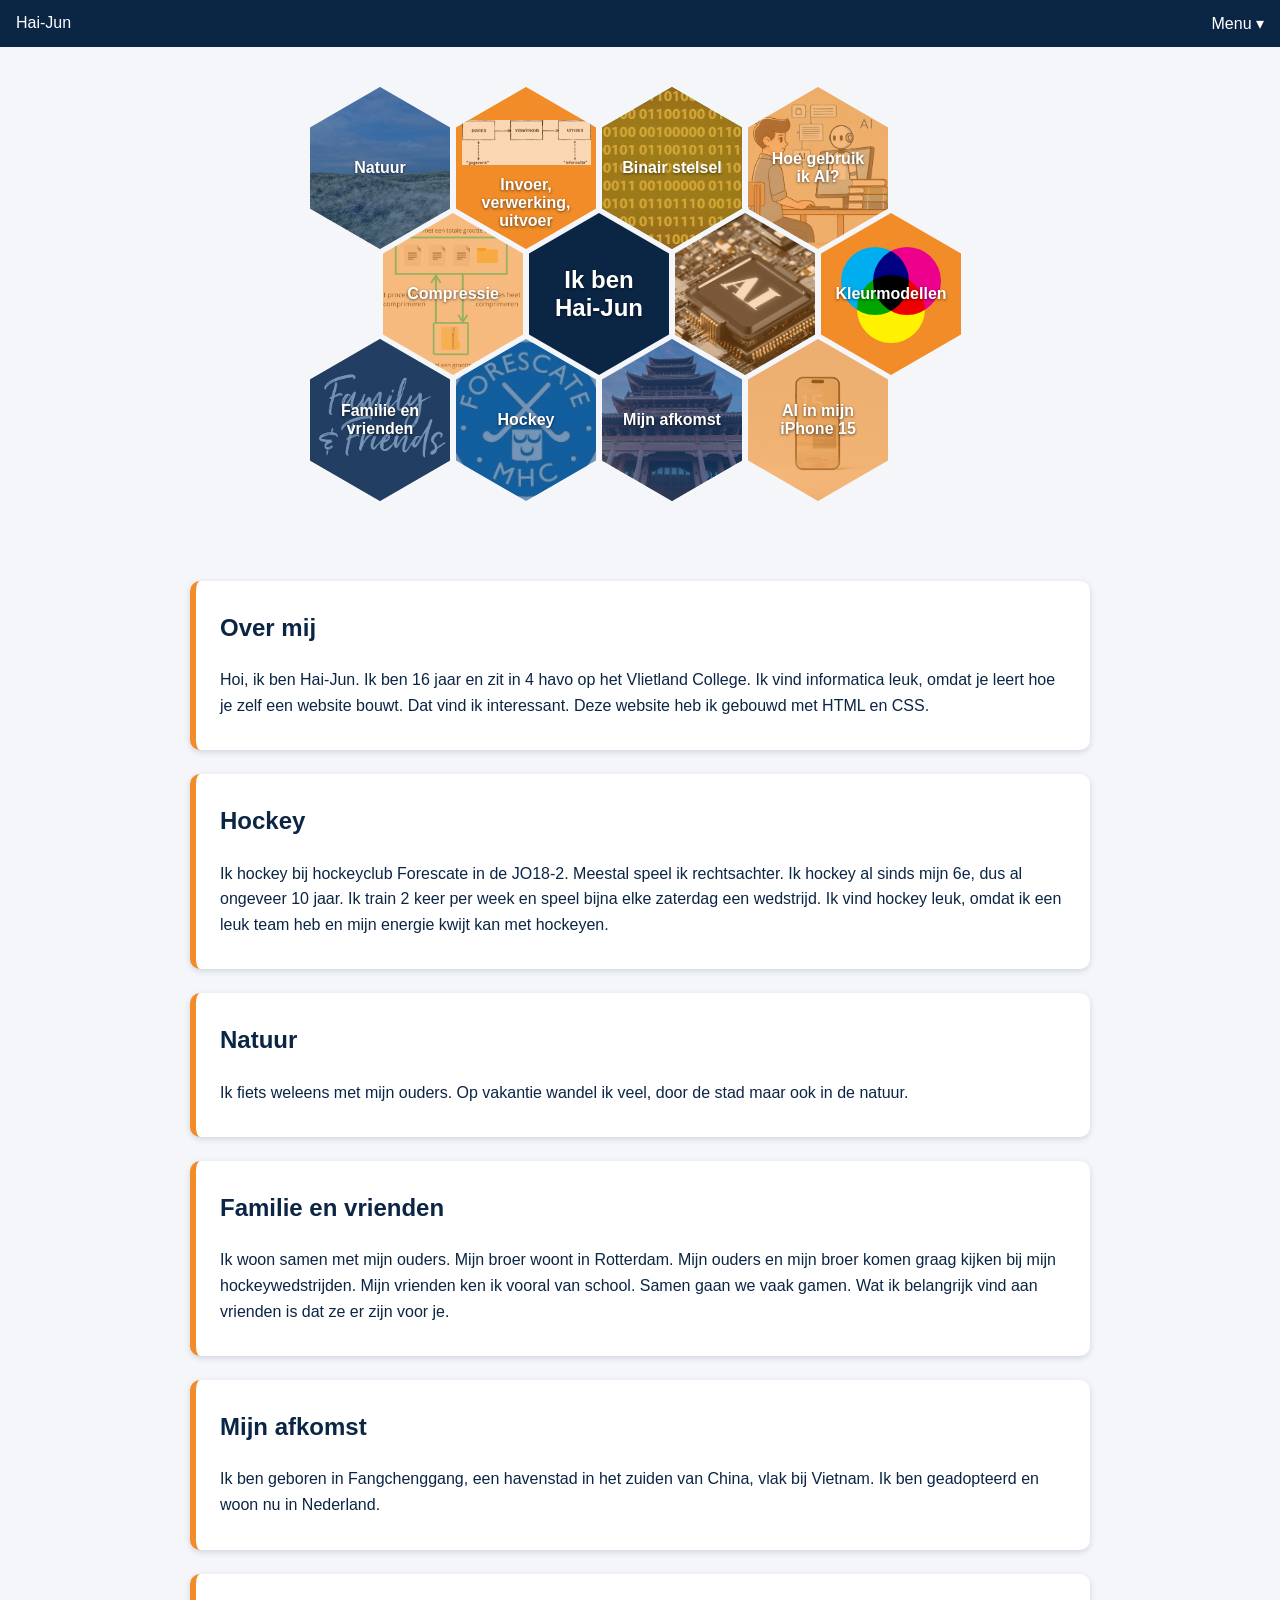
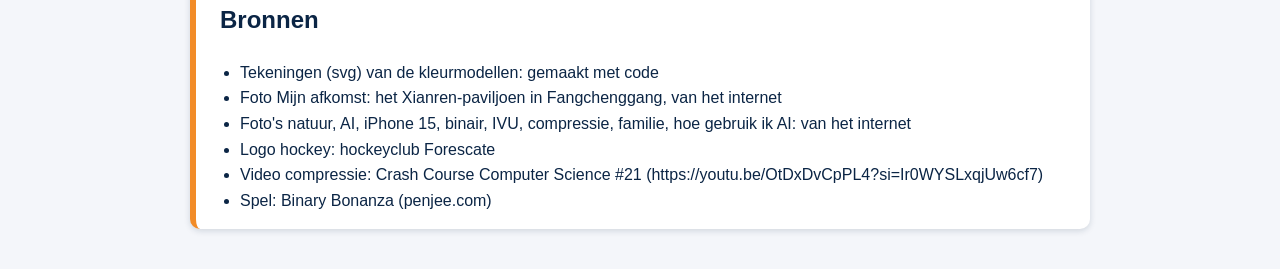
<file: index.html>
<!DOCTYPE html> <!--dit is de homepage van mijn site-->
<html> <!--dit is het html-element-->
    <head>
        <title>Ik ben Hai-Jun</title> <!--de naam op het tabblad-->
        <meta charset="utf-8"> <!--zorgt dat letters als ë en é goed op het scherm komen-->
        <link rel="stylesheet" type="text/css" href="css/opmaak.css"> <!--link naar mijn opmaak, zonder deze regel heeft de pagina geen kleuren en geen menu-->
    </head>
    <body>

        <!--MENU: een lijst met links naar al mijn pagina's. Hetzelfde menu staat op elke pagina.
            Een lijst in een lijst is een dropdown, die klapt open als je er met je muis op staat-->
        <ul>
            <li><a href="index.html">Hai-Jun</a></li> <!--mijn naam links in de balk, gaat naar de homepage-->
            <li class="rechts"> <!--dit stuk staat rechts in de balk-->
                <a href="#">Menu ▾</a> <!--deze link gaat nergens heen, hij opent alleen het menu-->
                <ul> <!--klapt open onder Menu-->
                    <li><a href="index.html">Home</a></li>
                    <li>
                        <a href="html/ivu.html">◂ Onderwerpen</a>
                        <ul> <!--klapt links naast Onderwerpen open-->
                            <li><a href="html/ivu.html">Invoer, verwerking, uitvoer</a></li>
                            <li><a href="html/binairstelsel.html">Binair stelsel</a></li>
                            <li><a href="html/kleurmodellen.html">Kleurmodellen</a></li>
                            <li><a href="html/compressie.html">Compressie</a></li>
                        </ul>
                    </li>
                    <li>
                        <a href="html/ai.html">◂ AI</a>
                        <ul> <!--deze links springen naar een stuk van de AI-pagina (met # en het id)-->
                            <li><a href="html/ai.html#wat">Wat is AI?</a></li>
                            <li><a href="html/ai.html#gebruik">Hoe gebruik ik AI?</a></li>
                            <li><a href="html/ai.html#iphone">AI in mijn iPhone 15</a></li>
                        </ul>
                    </li>
                </ul>
            </li>
        </ul>

        <!--HONINGRAAT: mijn ontwerp met 3 rijen zeshoeken. Elke zeshoek is een link naar een pagina of een stuk van deze pagina.
            Elke zeshoek heeft 3 classes: zeshoek (de vorm), onderwerp of hobby (oranje of blauw) en een naam voor de foto erin-->
        <div class="honingraat">

            <!--rij 1-->
            <div class="rij">
                <a class="zeshoek hobby natuur" href="#natuur">Natuur</a> <!--springt naar het stuk over natuur verderop op deze pagina-->
                <a class="zeshoek onderwerp ivu" href="html/ivu.html">Invoer, verwerking, uitvoer</a>
                <a class="zeshoek onderwerp binair" href="html/binairstelsel.html">Binair stelsel</a>
                <a class="zeshoek onderwerp ai-gebruik" href="html/ai.html#gebruik">Hoe gebruik ik AI?</a>
            </div>

            <!--rij 2: deze rij schuift een halve zeshoek op, zodat het een echte honingraat wordt-->
            <div class="rij verschoven">
                <a class="zeshoek onderwerp compressie" href="html/compressie.html">Compressie</a>
                <div class="zeshoek midden"> <!--de middelste zeshoek met mijn naam, dit is geen link-->
                    <h1>Ik ben Hai-Jun</h1>
                </div>
                <a class="zeshoek onderwerp ai" href="html/ai.html" title="AI"></a> <!--geen tekst, want op de foto staat al AI. Als je muis erop staat zie je "AI"-->
                <a class="zeshoek onderwerp kleur" href="html/kleurmodellen.html">Kleurmodellen</a>
            </div>

            <!--rij 3-->
            <div class="rij">
                <a class="zeshoek hobby familie" href="#familie">Familie en vrienden</a>
                <a class="zeshoek hobby hockey" href="#hockey">Hockey</a>
                <a class="zeshoek hobby afkomst" href="#afkomst">Mijn afkomst</a>
                <a class="zeshoek onderwerp iphone" href="html/ai.html#iphone">AI in mijn iPhone 15</a>
            </div>

        </div>

        <!--OVER MIJ: elk onderwerp in een wit blok. De blauwe zeshoeken springen naar deze blokken door het id-->
        <div class="inhoud" id="over-mij">

            <div class="blok">
                <h2>Over mij</h2>
                <p>Hoi, ik ben Hai-Jun. Ik ben 16 jaar en zit in 4 havo op het Vlietland College.
                   Ik vind informatica leuk, omdat je leert hoe je zelf een website bouwt. Dat vind ik interessant.
                   Deze website heb ik gebouwd met HTML en CSS.</p>
            </div>

            <div class="blok" id="hockey">
                <h2>Hockey</h2>
                <p>Ik hockey bij hockeyclub Forescate in de JO18-2. Meestal speel ik rechtsachter.
                   Ik hockey al sinds mijn 6e, dus al ongeveer 10 jaar. Ik train 2 keer per week en speel bijna elke zaterdag een wedstrijd.
                   Ik vind hockey leuk, omdat ik een leuk team heb en mijn energie kwijt kan met hockeyen.</p>
            </div>

            <div class="blok" id="natuur">
                <h2>Natuur</h2>
                <p>Ik fiets weleens met mijn ouders. Op vakantie wandel ik veel, door de stad maar ook in de natuur. </p>
            </div>

            <div class="blok" id="familie">
                <h2>Familie en vrienden</h2>
                <p>Ik woon samen met mijn ouders. Mijn broer woont in Rotterdam.
                   Mijn ouders en mijn broer komen graag kijken bij mijn hockeywedstrijden. 
                Mijn vrienden ken ik vooral van school. Samen gaan we vaak gamen.
                   Wat ik belangrijk vind aan vrienden is dat ze er zijn voor je.</p>
            </div>

            <div class="blok" id="afkomst">
                <h2>Mijn afkomst</h2>
                <p>Ik ben geboren in Fangchenggang, een havenstad in het zuiden van China, vlak bij Vietnam.
                   Ik ben geadopteerd en woon nu in Nederland.</p>
            </div>

            <!--BRONNEN: waar mijn afbeeldingen, video en spel vandaan komen-->
            <div class="blok" id="bronnen">
                <h2>Bronnen</h2>
                <ul class="bronnen">
                    <li>Tekeningen (svg) van de kleurmodellen: gemaakt met code</li>
                    <li>Foto Mijn afkomst: het Xianren-paviljoen in Fangchenggang, van het internet</li>
                    <li>Foto's natuur, AI, iPhone 15, binair, IVU, compressie, familie, hoe gebruik ik AI: van het internet</li>
                    <li>Logo hockey: hockeyclub Forescate</li>
                    <li>Video compressie: Crash Course Computer Science #21 (https://youtu.be/OtDxDvCpPL4?si=Ir0WYSLxqjUw6cf7)</li>
                    <li>Spel: Binary Bonanza (penjee.com)</li>
                </ul>
            </div>

        </div>

    </body>
</html>
</file>
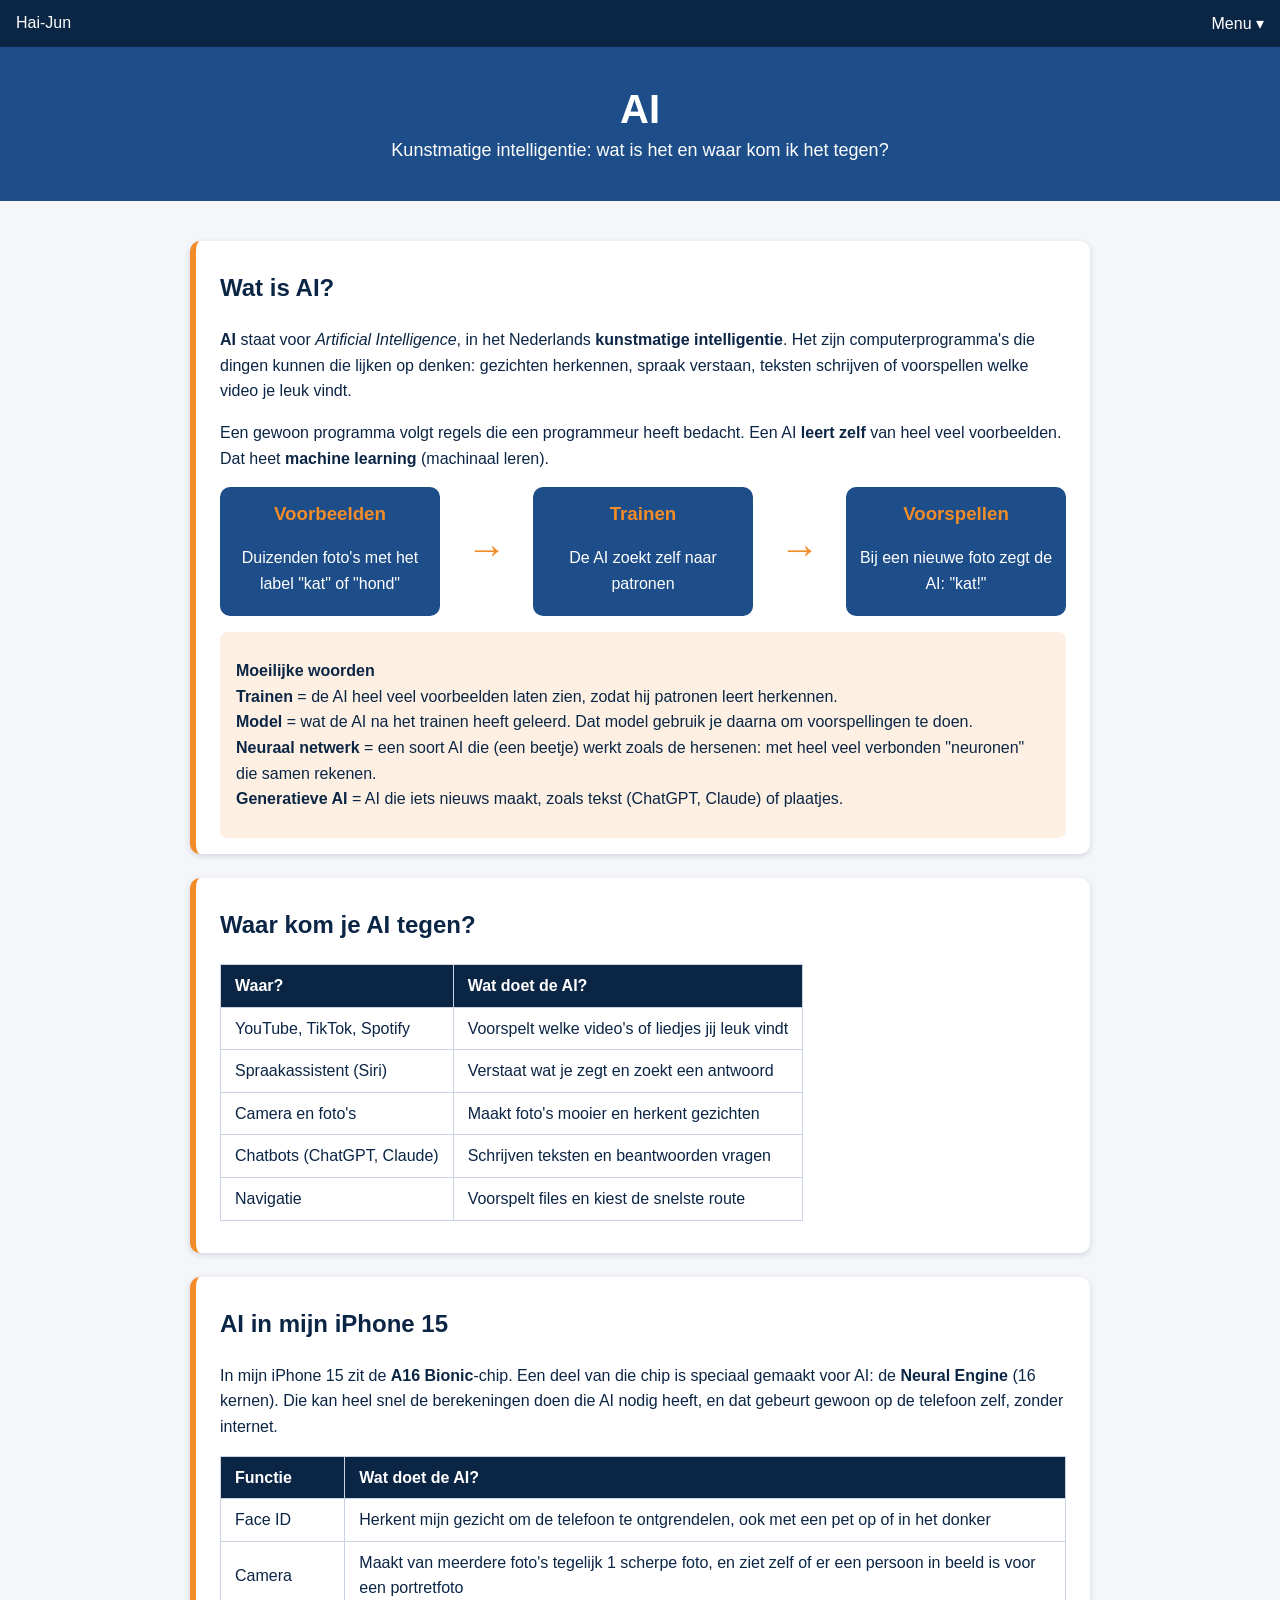
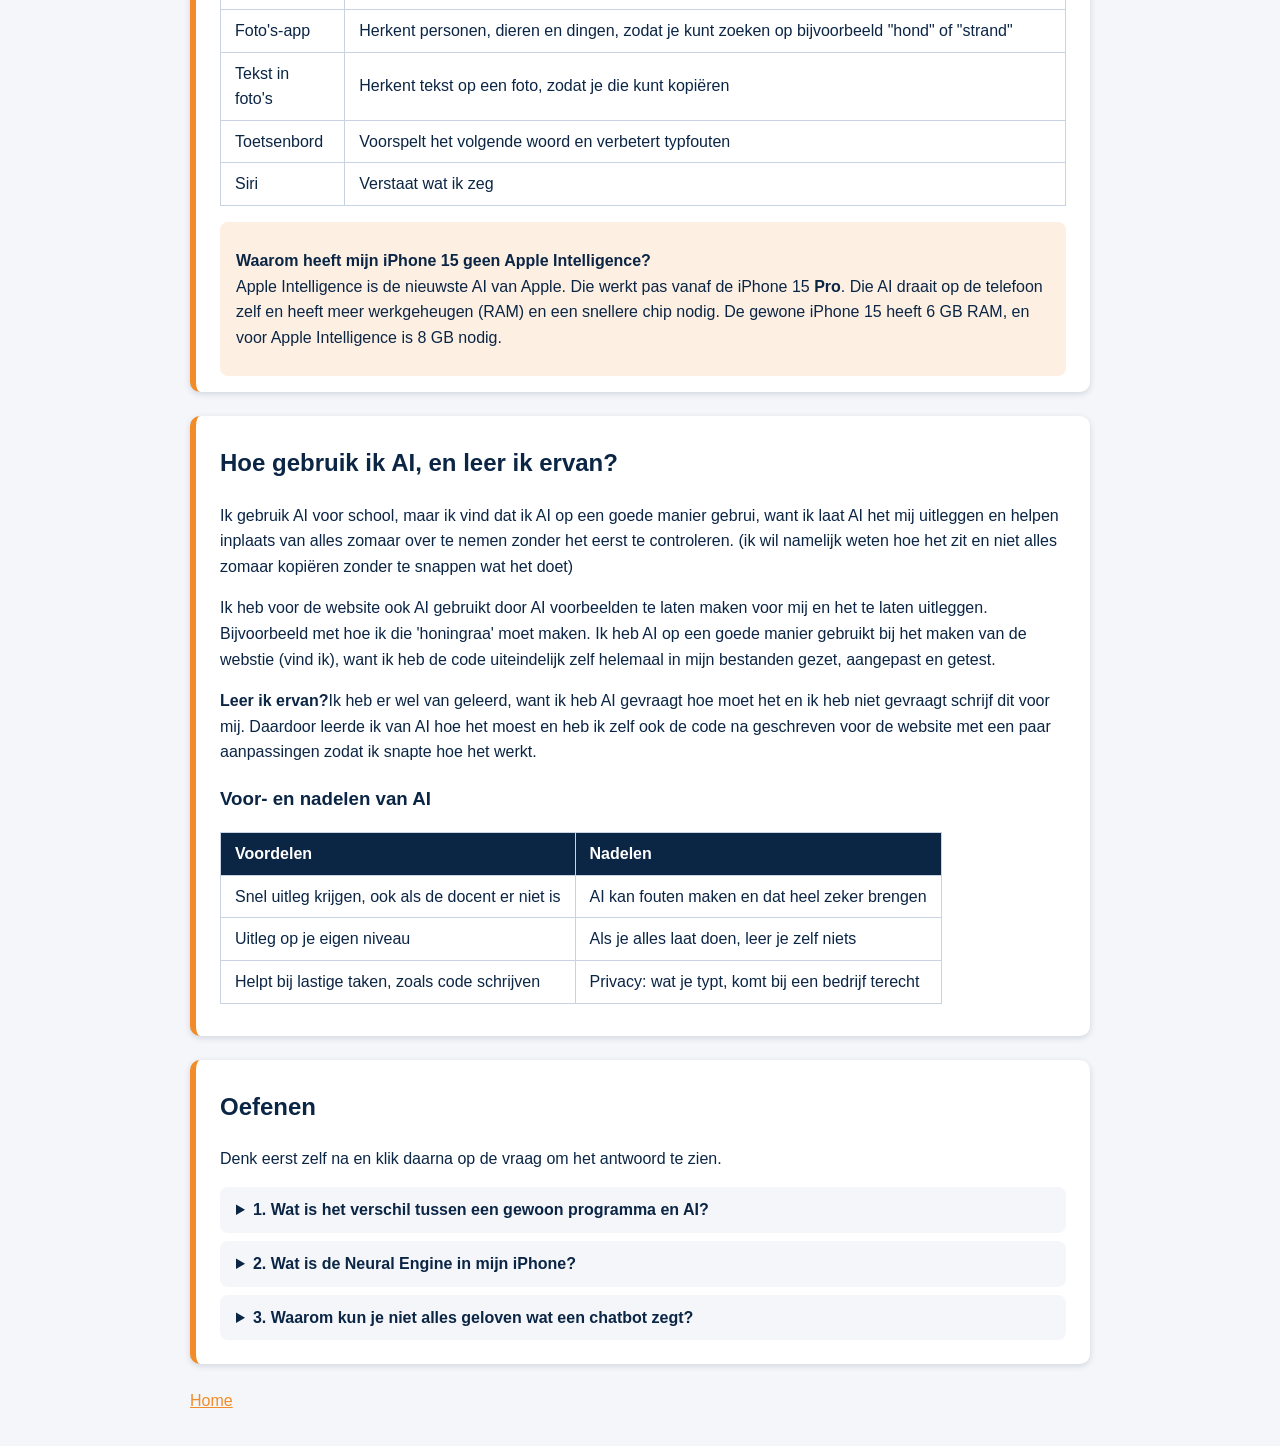
<file: html/ai.html>
<!DOCTYPE html> <!--dit is de pagina over AI-->
<html> <!--dit is het html-element-->
    <head>
        <title>AI</title> <!--de naam op het tabblad-->
        <meta charset="utf-8"> <!--zorgt dat letters als ë en é goed op het scherm komen-->
        <link rel="stylesheet" type="text/css" href="../css/opmaak.css"> <!--link naar mijn opmaak, zonder deze regel heeft de pagina geen kleuren en geen menu-->
    </head>
    <body>

        <!--MENU: een lijst met links naar al mijn pagina's. Hetzelfde menu staat op elke pagina.
            Een lijst in een lijst is een dropdown, die klapt open als je er met je muis op staat-->
        <ul>
            <li><a href="../index.html">Hai-Jun</a></li> <!--mijn naam links in de balk, gaat naar de homepage-->
            <li class="rechts"> <!--dit stuk staat rechts in de balk-->
                <a href="#">Menu ▾</a> <!--deze link gaat nergens heen, hij opent alleen het menu-->
                <ul> <!--klapt open onder Menu-->
                    <li><a href="../index.html">Home</a></li>
                    <li>
                        <a href="ivu.html">◂ Onderwerpen</a>
                        <ul> <!--klapt links naast Onderwerpen open-->
                            <li><a href="ivu.html">Invoer, verwerking, uitvoer</a></li>
                            <li><a href="binairstelsel.html">Binair stelsel</a></li>
                            <li><a href="kleurmodellen.html">Kleurmodellen</a></li>
                            <li><a href="compressie.html">Compressie</a></li>
                        </ul>
                    </li>
                    <li>
                        <a href="ai.html">◂ AI</a>
                        <ul> <!--deze links springen naar een stuk van de AI-pagina (met # en het id)-->
                            <li><a href="ai.html#wat">Wat is AI?</a></li>
                            <li><a href="ai.html#gebruik">Hoe gebruik ik AI?</a></li>
                            <li><a href="ai.html#iphone">AI in mijn iPhone 15</a></li>
                        </ul>
                    </li>
                </ul>
            </li>
        </ul>

        <!--blauwe balk met de titel van deze pagina-->
        <div class="paginakop">
            <h1>AI</h1>
            <p>Kunstmatige intelligentie: wat is het en waar kom ik het tegen?</p>
        </div>

        <!--hier begint de inhoud, elk onderwerp staat in een eigen wit blok-->
        <div class="inhoud">

            <!--BLOK 1: wat is AI. Door id="wat" springt het menu hierheen-->
            <div class="blok" id="wat">
                <h2>Wat is AI?</h2>
                <p><b>AI</b> staat voor <i>Artificial Intelligence</i>, in het Nederlands <b>kunstmatige intelligentie</b>.
                   Het zijn computerprogramma's die dingen kunnen die lijken op denken: gezichten herkennen, spraak verstaan,
                   teksten schrijven of voorspellen welke video je leuk vindt.</p>
                <p>Een gewoon programma volgt regels die een programmeur heeft bedacht. Een AI <b>leert zelf</b> van heel veel voorbeelden.
                   Dat heet <b>machine learning</b> (machinaal leren).</p>

                <!--schema met 3 blokken, met dezelfde opmaak als op de IVU-pagina-->
                <div class="schema">
                    <div class="stap">
                        <h3>Voorbeelden</h3>
                        <p>Duizenden foto's met het label "kat" of "hond"</p>
                    </div>
                    <div class="pijl">→</div>
                    <div class="stap">
                        <h3>Trainen</h3>
                        <p>De AI zoekt zelf naar patronen</p>
                    </div>
                    <div class="pijl">→</div>
                    <div class="stap">
                        <h3>Voorspellen</h3>
                        <p>Bij een nieuwe foto zegt de AI: "kat!"</p>
                    </div>
                </div>

                <div class="uitleg"> <!--oranje vakje met moeilijke woorden-->
                    <p><b>Moeilijke woorden</b><br>
                       <b>Trainen</b> = de AI heel veel voorbeelden laten zien, zodat hij patronen leert herkennen.<br>
                       <b>Model</b> = wat de AI na het trainen heeft geleerd. Dat model gebruik je daarna om voorspellingen te doen.<br>
                       <b>Neuraal netwerk</b> = een soort AI die (een beetje) werkt zoals de hersenen: met heel veel verbonden "neuronen" die samen rekenen.<br>
                       <b>Generatieve AI</b> = AI die iets nieuws maakt, zoals tekst (ChatGPT, Claude) of plaatjes.</p>
                </div>
            </div>

            <!--BLOK 2: waar kom je AI tegen-->
            <div class="blok">
                <h2>Waar kom je AI tegen?</h2>
                <table>
                    <tr> <th>Waar?</th>                    <th>Wat doet de AI?</th> </tr>
                    <tr> <td>YouTube, TikTok, Spotify</td>   <td>Voorspelt welke video's of liedjes jij leuk vindt</td> </tr>
                    <tr> <td>Spraakassistent (Siri)</td>     <td>Verstaat wat je zegt en zoekt een antwoord</td> </tr>
                    <tr> <td>Camera en foto's</td>           <td>Maakt foto's mooier en herkent gezichten</td> </tr>
                    <tr> <td>Chatbots (ChatGPT, Claude)</td> <td>Schrijven teksten en beantwoorden vragen</td> </tr>
                    <tr> <td>Navigatie</td>                  <td>Voorspelt files en kiest de snelste route</td> </tr>
                </table>
            </div>

            <!--BLOK 3: AI in mijn iPhone 15. Door id="iphone" springt het menu hierheen-->
            <div class="blok" id="iphone">
                <h2>AI in mijn iPhone 15</h2>
                <p>In mijn iPhone 15 zit de <b>A16 Bionic</b>-chip. Een deel van die chip is speciaal gemaakt voor AI:
                   de <b>Neural Engine</b> (16 kernen). Die kan heel snel de berekeningen doen die AI nodig heeft,
                   en dat gebeurt gewoon op de telefoon zelf, zonder internet.</p>
                <table>
                    <tr> <th>Functie</th>         <th>Wat doet de AI?</th> </tr>
                    <tr> <td>Face ID</td>         <td>Herkent mijn gezicht om de telefoon te ontgrendelen, ook met een pet op of in het donker</td> </tr>
                    <tr> <td>Camera</td>          <td>Maakt van meerdere foto's tegelijk 1 scherpe foto, en ziet zelf of er een persoon in beeld is voor een portretfoto</td> </tr>
                    <tr> <td>Foto's-app</td>      <td>Herkent personen, dieren en dingen, zodat je kunt zoeken op bijvoorbeeld "hond" of "strand"</td> </tr>
                    <tr> <td>Tekst in foto's</td> <td>Herkent tekst op een foto, zodat je die kunt kopiëren</td> </tr>
                    <tr> <td>Toetsenbord</td>     <td>Voorspelt het volgende woord en verbetert typfouten</td> </tr>
                    <tr> <td>Siri</td>            <td>Verstaat wat ik zeg</td> </tr>
                </table>
                <div class="uitleg">
                    <p><b>Waarom heeft mijn iPhone 15 geen Apple Intelligence?</b><br>
                       Apple Intelligence is de nieuwste AI van Apple. Die werkt pas vanaf de iPhone 15 <b>Pro</b>.
                       Die AI draait op de telefoon zelf en heeft meer werkgeheugen (RAM) en een snellere chip nodig.
                       De gewone iPhone 15 heeft 6 GB RAM, en voor Apple Intelligence is 8 GB nodig.</p>
                </div>
            </div>

            <!--BLOK 4: hoe gebruik ik AI. Door id="gebruik" springt het menu hierheen-->
            <div class="blok" id="gebruik">
                <h2>Hoe gebruik ik AI, en leer ik ervan?</h2>
                <p>Ik gebruik AI voor school, maar ik vind dat ik AI op een goede manier gebrui, want ik laat AI het mij uitleggen en helpen inplaats van alles zomaar over te nemen zonder het eerst te controleren. (ik wil namelijk weten hoe het zit en niet alles zomaar kopiëren zonder te snappen wat het doet)</p> 
                <p>Ik heb voor de website ook AI gebruikt door AI voorbeelden te laten maken voor mij en het te laten uitleggen. Bijvoorbeeld met hoe ik die 'honingraa' moet maken. Ik heb AI op een goede manier gebruikt bij het maken van de webstie (vind ik), want ik heb de code uiteindelijk zelf helemaal in mijn bestanden gezet, aangepast en getest. </p>
                <p><b>Leer ik ervan?</b>Ik heb er wel van geleerd, want ik heb AI gevraagt hoe moet het en ik heb niet gevraagt schrijf dit voor mij. Daardoor leerde ik van AI hoe het moest en heb ik zelf ook de code na geschreven voor de website met een paar aanpassingen zodat ik snapte hoe het werkt.</p> 

                <h3>Voor- en nadelen van AI</h3>
                <table>
                    <tr> <th>Voordelen</th>                                         <th>Nadelen</th> </tr>
                    <tr> <td>Snel uitleg krijgen, ook als de docent er niet is</td> <td>AI kan fouten maken en dat heel zeker brengen</td> </tr>
                    <tr> <td>Uitleg op je eigen niveau</td>                         <td>Als je alles laat doen, leer je zelf niets</td> </tr>
                    <tr> <td>Helpt bij lastige taken, zoals code schrijven</td>     <td>Privacy: wat je typt, komt bij een bedrijf terecht</td> </tr>
                </table>
            </div>

            <!--BLOK 5: oefenen-->
            <div class="blok">
                <h2>Oefenen</h2>
                <p>Denk eerst zelf na en klik daarna op de vraag om het antwoord te zien.</p>

                <!--de vragen klappen open als je erop klikt, dan zie je het antwoord-->
                <details>
                    <summary>1. Wat is het verschil tussen een gewoon programma en AI?</summary>
                    <p>Een gewoon programma volgt <b>regels</b> van een programmeur. Een AI <b>leert zelf</b> van voorbeelden.</p>
                </details>
                <details>
                    <summary>2. Wat is de Neural Engine in mijn iPhone?</summary>
                    <p>Een deel van de chip dat speciaal gemaakt is voor <b>AI-berekeningen</b>, zoals Face ID.</p>
                </details>
                <details>
                    <summary>3. Waarom kun je niet alles geloven wat een chatbot zegt?</summary>
                    <p>Een chatbot <b>voorspelt</b> welke woorden goed passen. Dat klinkt slim, maar het kan ook gewoon fout zijn. Controleer het dus altijd.</p>
                </details>
            </div>

            <p><a href="../index.html">Home</a></p> <!--link terug naar de homepage, ../ gaat eerst 1 map omhoog-->

        </div>

    </body>
</html>
</file>
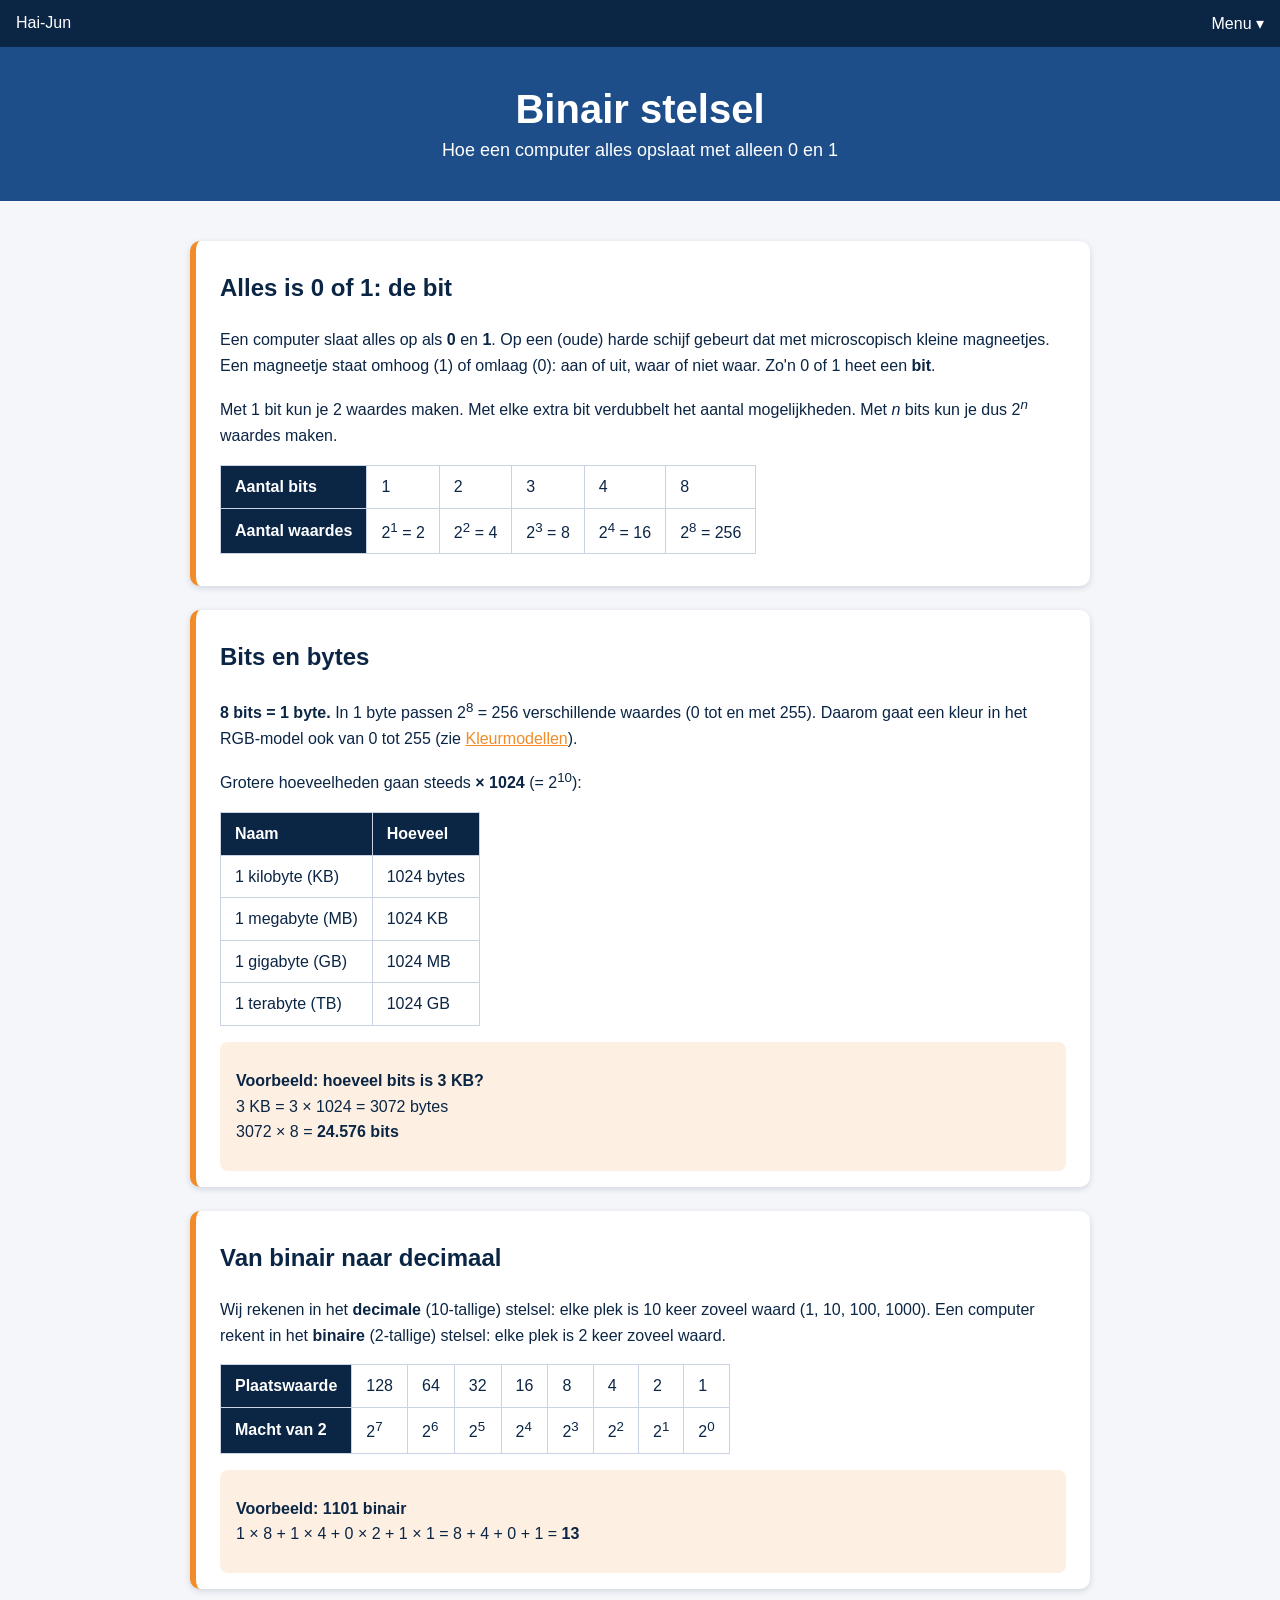
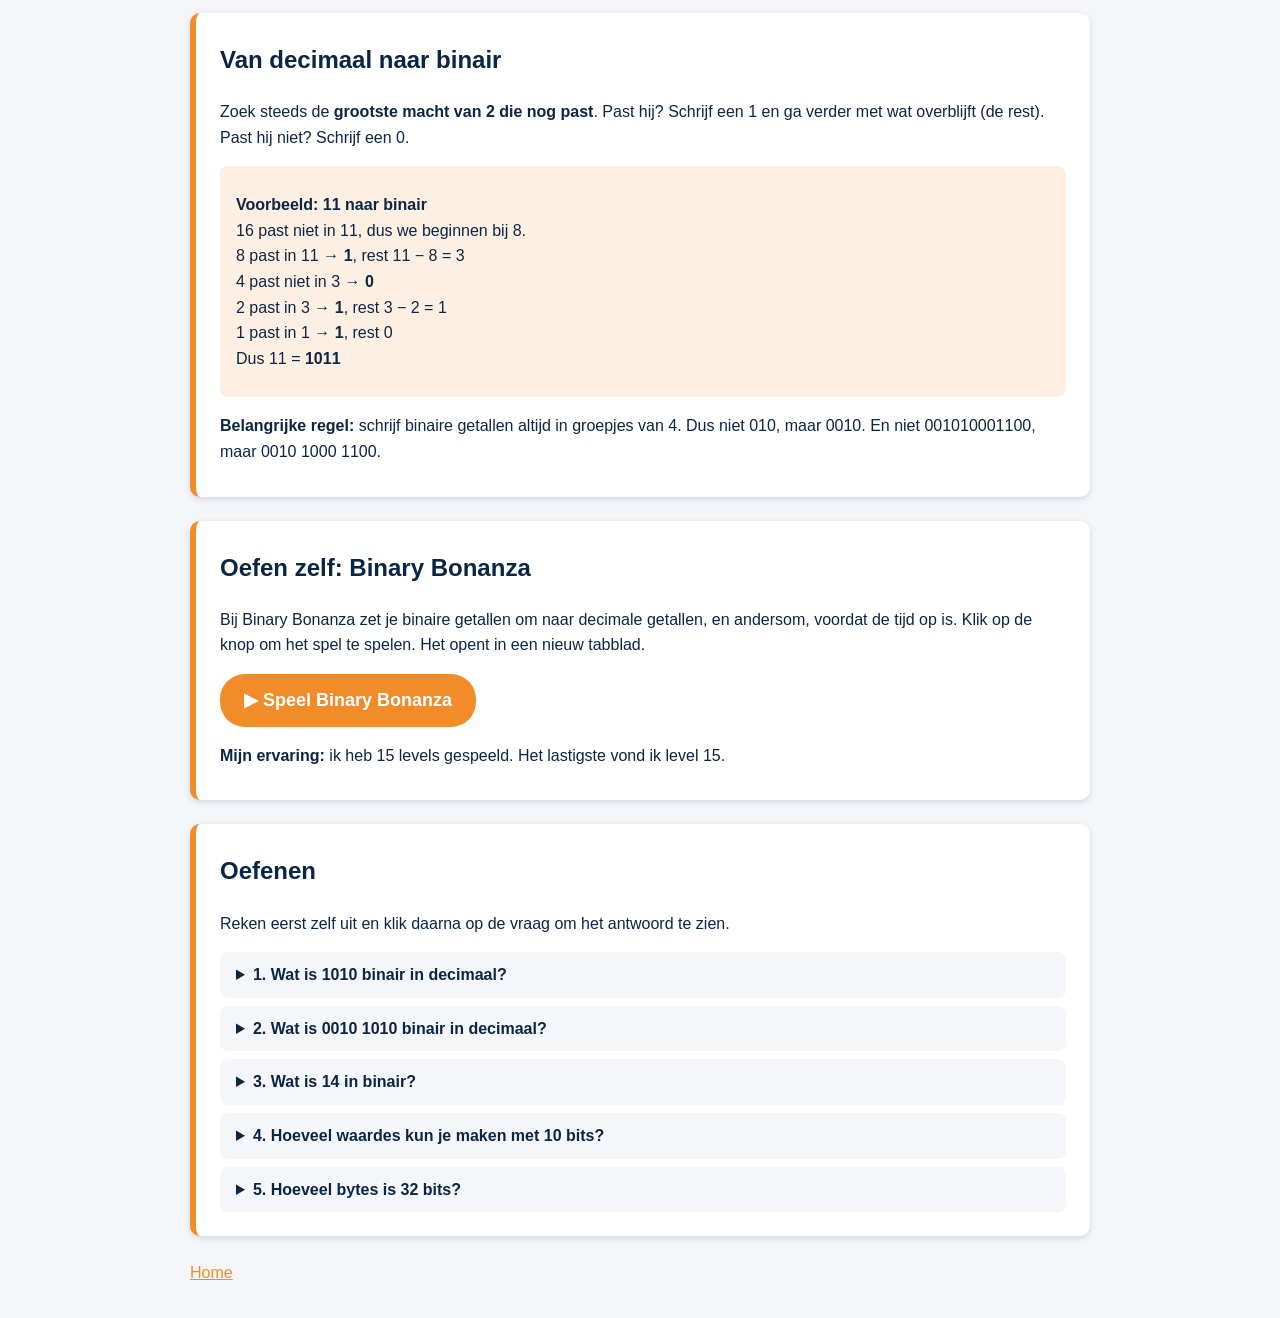
<file: html/binairstelsel.html>
<!DOCTYPE html> <!--dit is de pagina over het binaire stelsel-->
<html> <!--dit is het html-element-->
    <head>
        <title>Binair stelsel</title> <!--de naam op het tabblad-->
        <meta charset="utf-8"> <!--zorgt dat letters als ë en é goed op het scherm komen-->
        <link rel="stylesheet" type="text/css" href="../css/opmaak.css"> <!--link naar mijn opmaak, zonder deze regel heeft de pagina geen kleuren en geen menu-->
    </head>
    <body>

        <!--MENU: een lijst met links naar al mijn pagina's. Hetzelfde menu staat op elke pagina.
            Een lijst in een lijst is een dropdown, die klapt open als je er met je muis op staat-->
        <ul>
            <li><a href="../index.html">Hai-Jun</a></li> <!--mijn naam links in de balk, gaat naar de homepage-->
            <li class="rechts"> <!--dit stuk staat rechts in de balk-->
                <a href="#">Menu ▾</a> <!--deze link gaat nergens heen, hij opent alleen het menu-->
                <ul> <!--klapt open onder Menu-->
                    <li><a href="../index.html">Home</a></li>
                    <li>
                        <a href="ivu.html">◂ Onderwerpen</a>
                        <ul> <!--klapt links naast Onderwerpen open-->
                            <li><a href="ivu.html">Invoer, verwerking, uitvoer</a></li>
                            <li><a href="binairstelsel.html">Binair stelsel</a></li>
                            <li><a href="kleurmodellen.html">Kleurmodellen</a></li>
                            <li><a href="compressie.html">Compressie</a></li>
                        </ul>
                    </li>
                    <li>
                        <a href="ai.html">◂ AI</a>
                        <ul> <!--deze links springen naar een stuk van de AI-pagina (met # en het id)-->
                            <li><a href="ai.html#wat">Wat is AI?</a></li>
                            <li><a href="ai.html#gebruik">Hoe gebruik ik AI?</a></li>
                            <li><a href="ai.html#iphone">AI in mijn iPhone 15</a></li>
                        </ul>
                    </li>
                </ul>
            </li>
        </ul>

        <!--blauwe balk met de titel van deze pagina-->
        <div class="paginakop">
            <h1>Binair stelsel</h1>
            <p>Hoe een computer alles opslaat met alleen 0 en 1</p>
        </div>

        <!--hier begint de inhoud, elk onderwerp staat in een eigen wit blok-->
        <div class="inhoud">

            <!--BLOK 1: bits-->
            <div class="blok">
                <h2>Alles is 0 of 1: de bit</h2>
                <p>Een computer slaat alles op als <b>0</b> en <b>1</b>. Op een (oude) harde schijf gebeurt dat met
                   microscopisch kleine magneetjes. Een magneetje staat omhoog (1) of omlaag (0): aan of uit, waar of niet waar.
                   Zo'n 0 of 1 heet een <b>bit</b>.</p>
                <p>Met 1 bit kun je 2 waardes maken. Met elke extra bit verdubbelt het aantal mogelijkheden.
                   Met <i>n</i> bits kun je dus 2<sup><i>n</i></sup> waardes maken.</p>

                <table>
                    <tr> <th>Aantal bits</th> <td>1</td> <td>2</td> <td>3</td> <td>4</td> <td>8</td> </tr>
                    <tr> <th>Aantal waardes</th> <td>2<sup>1</sup> = 2</td> <td>2<sup>2</sup> = 4</td> <td>2<sup>3</sup> = 8</td> <td>2<sup>4</sup> = 16</td> <td>2<sup>8</sup> = 256</td> </tr>
                </table>
            </div>

            <!--BLOK 2: bytes-->
            <div class="blok">
                <h2>Bits en bytes</h2>
                <p><b>8 bits = 1 byte.</b> In 1 byte passen 2<sup>8</sup> = 256 verschillende waardes (0 tot en met 255).
                   Daarom gaat een kleur in het RGB-model ook van 0 tot 255 (zie <a href="kleurmodellen.html">Kleurmodellen</a>).</p>
                <p>Grotere hoeveelheden gaan steeds <b>× 1024</b> (= 2<sup>10</sup>):</p>
                <table>
                    <tr> <th>Naam</th>            <th>Hoeveel</th> </tr>
                    <tr> <td>1 kilobyte (KB)</td> <td>1024 bytes</td> </tr>
                    <tr> <td>1 megabyte (MB)</td> <td>1024 KB</td> </tr>
                    <tr> <td>1 gigabyte (GB)</td> <td>1024 MB</td> </tr>
                    <tr> <td>1 terabyte (TB)</td> <td>1024 GB</td> </tr>
                </table>
                <div class="uitleg"> <!--oranje vakje met een rekenvoorbeeld-->
                    <p><b>Voorbeeld: hoeveel bits is 3 KB?</b><br>
                       3 KB = 3 × 1024 = 3072 bytes<br>
                       3072 × 8 = <b>24.576 bits</b></p>
                </div>
            </div>

            <!--BLOK 3: van binair naar decimaal-->
            <div class="blok">
                <h2>Van binair naar decimaal</h2>
                <p>Wij rekenen in het <b>decimale</b> (10-tallige) stelsel: elke plek is 10 keer zoveel waard (1, 10, 100, 1000).
                   Een computer rekent in het <b>binaire</b> (2-tallige) stelsel: elke plek is 2 keer zoveel waard.</p>
                <table>
                    <tr> <th>Plaatswaarde</th> <td>128</td> <td>64</td> <td>32</td> <td>16</td> <td>8</td> <td>4</td> <td>2</td> <td>1</td> </tr>
                    <tr> <th>Macht van 2</th>  <td>2<sup>7</sup></td> <td>2<sup>6</sup></td> <td>2<sup>5</sup></td> <td>2<sup>4</sup></td> <td>2<sup>3</sup></td> <td>2<sup>2</sup></td> <td>2<sup>1</sup></td> <td>2<sup>0</sup></td> </tr>
                </table>
                <div class="uitleg">
                    <p><b>Voorbeeld: 1101 binair</b><br>
                       1 × 8 + 1 × 4 + 0 × 2 + 1 × 1 = 8 + 4 + 0 + 1 = <b>13</b></p>
                </div>
            </div>

            <!--BLOK 4: van decimaal naar binair-->
            <div class="blok">
                <h2>Van decimaal naar binair</h2>
                <p>Zoek steeds de <b>grootste macht van 2 die nog past</b>. Past hij? Schrijf een 1 en ga verder met wat overblijft (de rest).
                   Past hij niet? Schrijf een 0.</p>
                <div class="uitleg">
                    <p><b>Voorbeeld: 11 naar binair</b><br>
                       16 past niet in 11, dus we beginnen bij 8.<br>
                       8 past in 11 → <b>1</b>, rest 11 − 8 = 3<br>
                       4 past niet in 3 → <b>0</b><br>
                       2 past in 3 → <b>1</b>, rest 3 − 2 = 1<br>
                       1 past in 1 → <b>1</b>, rest 0<br>
                       Dus 11 = <b>1011</b></p>
                </div>
                <p><b>Belangrijke regel:</b> schrijf binaire getallen altijd in groepjes van 4. Dus niet 010, maar 0010.
                   En niet 001010001100, maar 0010 1000 1100.</p>
            </div>

            <!--BLOK 5: Binary Bonanza-->
            <div class="blok">
                <h2>Oefen zelf: Binary Bonanza</h2>
                <p>Bij Binary Bonanza zet je binaire getallen om naar decimale getallen, en andersom, voordat de tijd op is.
                   Klik op de knop om het spel te spelen. Het opent in een nieuw tabblad.</p>

                <!--link naar het spel, door class="spelknop" ziet hij eruit als een oranje knop.
                    target="_blank" opent het spel in een nieuw tabblad, dan blijft mijn site ook open-->
                <p><a class="spelknop" href="https://games.penjee.com/binary-bonanza/" target="_blank">▶ Speel Binary Bonanza</a></p>

                <p><b>Mijn ervaring:</b> ik heb 15 levels gespeeld. <!--Ik heb geen idee waar je de score moet zien in het spel dus heb ik dat weggelaten-->
                   Het lastigste vond ik level 15.</p>
            </div>

            <!--BLOK 6: oefenen-->
            <div class="blok">
                <h2>Oefenen</h2>
                <p>Reken eerst zelf uit en klik daarna op de vraag om het antwoord te zien.</p>

                <!--de vragen klappen open als je erop klikt, dan zie je het antwoord-->
                <details>
                    <summary>1. Wat is 1010 binair in decimaal?</summary>
                    <p>1 × 8 + 0 × 4 + 1 × 2 + 0 × 1 = <b>10</b></p>
                </details>
                <details>
                    <summary>2. Wat is 0010 1010 binair in decimaal?</summary>
                    <p>32 + 8 + 2 = <b>42</b></p>
                </details>
                <details>
                    <summary>3. Wat is 14 in binair?</summary>
                    <p>8 past (rest 6), 4 past (rest 2), 2 past (rest 0), 1 past niet → <b>1110</b></p>
                </details>
                <details>
                    <summary>4. Hoeveel waardes kun je maken met 10 bits?</summary>
                    <p>2<sup>10</sup> = <b>1024</b></p>
                </details>
                <details>
                    <summary>5. Hoeveel bytes is 32 bits?</summary>
                    <p>32 ÷ 8 = <b>4 bytes</b></p>
                </details>
            </div>

            <p><a href="../index.html">Home</a></p> <!--link terug naar de homepage, ../ gaat eerst 1 map omhoog-->

        </div>

    </body>
</html>
</file>
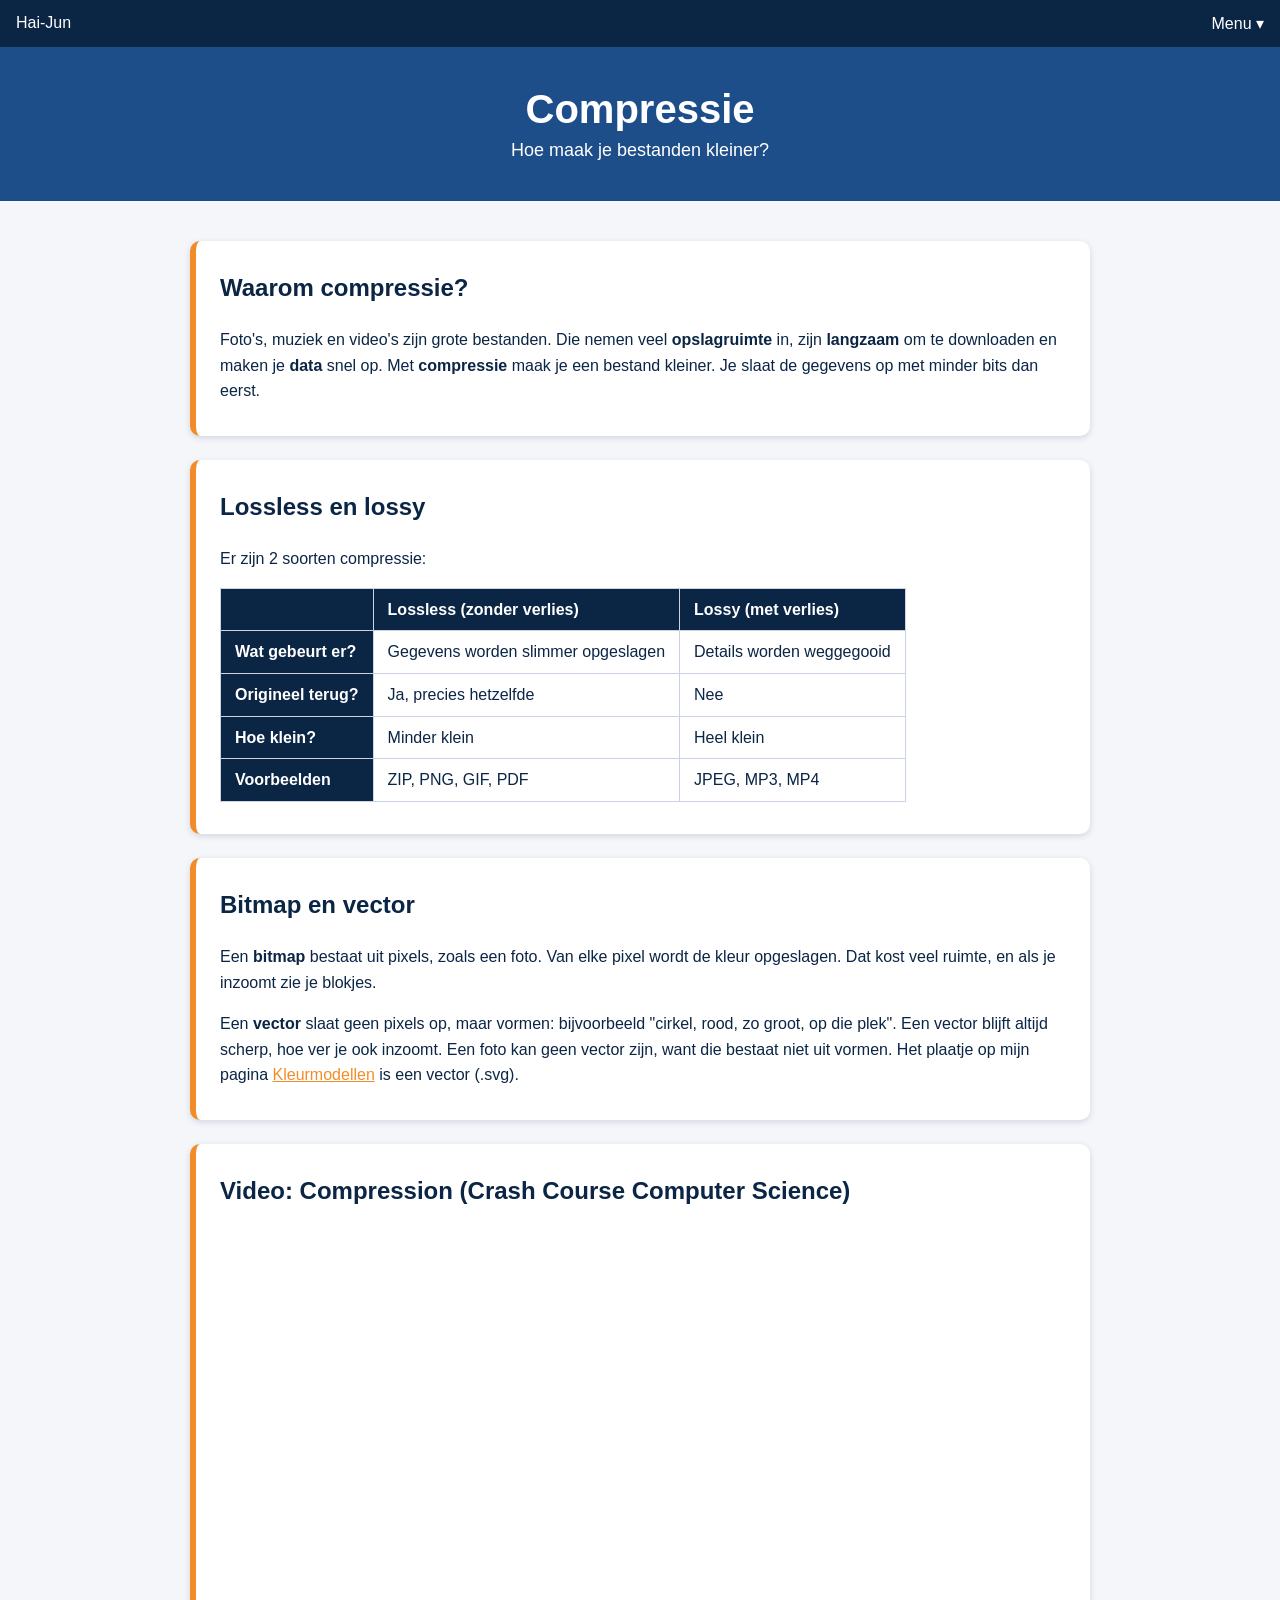
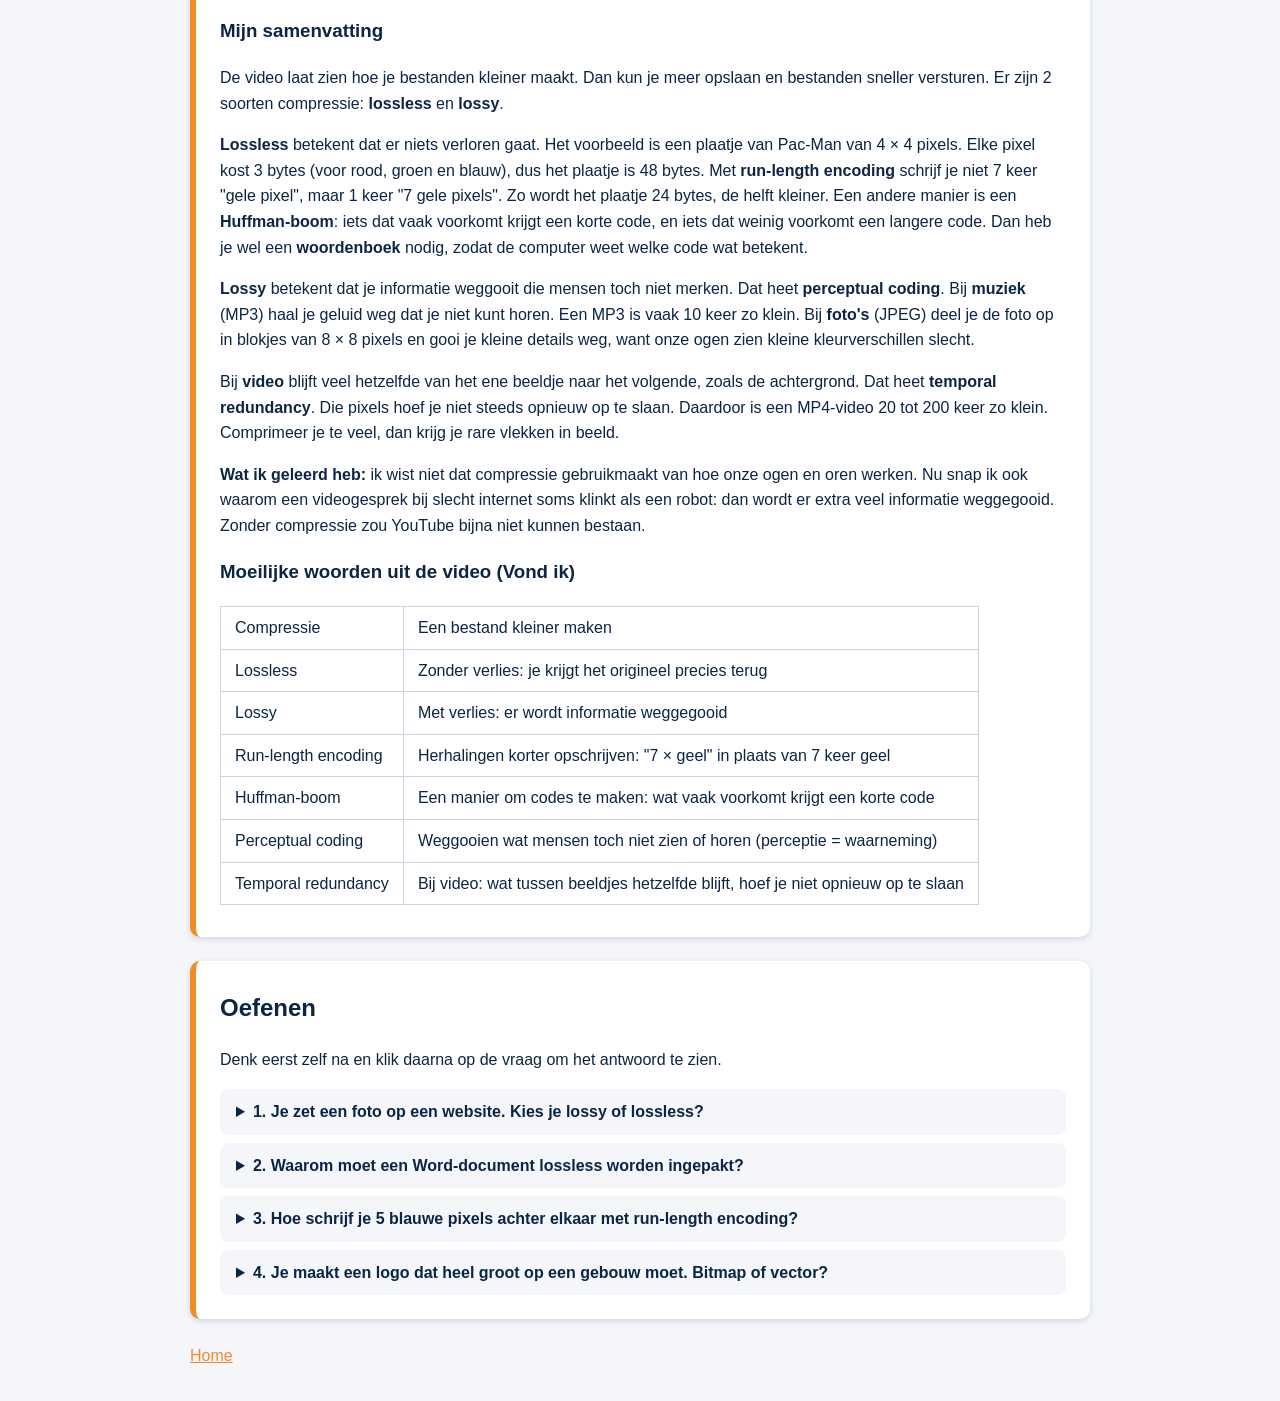
<file: html/compressie.html>
<!DOCTYPE html> <!--dit is de pagina over compressie-->
<html> <!--dit is het html-element-->
    <head>
        <title>Compressie</title> <!--de naam op het tabblad-->
        <meta charset="utf-8"> <!--zorgt dat letters als ë en é goed op het scherm komen-->
        <link rel="stylesheet" type="text/css" href="../css/opmaak.css"> <!--link naar mijn opmaak, zonder deze regel heeft de pagina geen kleuren en geen menu-->
    </head>
    <body>

        <!--MENU: een lijst met links naar al mijn pagina's. Hetzelfde menu staat op elke pagina.
            Een lijst in een lijst is een dropdown, die klapt open als je er met je muis op staat-->
        <ul>
            <li><a href="../index.html">Hai-Jun</a></li> <!--mijn naam links in de balk, gaat naar de homepage-->
            <li class="rechts"> <!--dit stuk staat rechts in de balk-->
                <a href="#">Menu ▾</a> <!--deze link gaat nergens heen, hij opent alleen het menu-->
                <ul> <!--klapt open onder Menu-->
                    <li><a href="../index.html">Home</a></li>
                    <li>
                        <a href="ivu.html">◂ Onderwerpen</a>
                        <ul> <!--klapt links naast Onderwerpen open-->
                            <li><a href="ivu.html">Invoer, verwerking, uitvoer</a></li>
                            <li><a href="binairstelsel.html">Binair stelsel</a></li>
                            <li><a href="kleurmodellen.html">Kleurmodellen</a></li>
                            <li><a href="compressie.html">Compressie</a></li>
                        </ul>
                    </li>
                    <li>
                        <a href="ai.html">◂ AI</a>
                        <ul> <!--deze links springen naar een stuk van de AI-pagina (met # en het id)-->
                            <li><a href="ai.html#wat">Wat is AI?</a></li>
                            <li><a href="ai.html#gebruik">Hoe gebruik ik AI?</a></li>
                            <li><a href="ai.html#iphone">AI in mijn iPhone 15</a></li>
                        </ul>
                    </li>
                </ul>
            </li>
        </ul>

        <!--blauwe balk met de titel van deze pagina-->
        <div class="paginakop">
            <h1>Compressie</h1>
            <p>Hoe maak je bestanden kleiner?</p>
        </div>

        <!--hier begint de inhoud, elk onderwerp staat in een eigen wit blok-->
        <div class="inhoud">

            <!--BLOK 1: waarom compressie-->
            <div class="blok">
                <h2>Waarom compressie?</h2>
                <p>Foto's, muziek en video's zijn grote bestanden. Die nemen veel <b>opslagruimte</b> in,
                   zijn <b>langzaam</b> om te downloaden en maken je <b>data</b> snel op.
                   Met <b>compressie</b> maak je een bestand kleiner. Je slaat de gegevens op met minder bits dan eerst.</p>
            </div>

            <!--BLOK 2: lossless en lossy-->
            <div class="blok">
                <h2>Lossless en lossy</h2>
                <p>Er zijn 2 soorten compressie:</p>
                <table>
                    <tr> <th></th>                 <th>Lossless (zonder verlies)</th>          <th>Lossy (met verlies)</th> </tr>
                    <tr> <th>Wat gebeurt er?</th>  <td>Gegevens worden slimmer opgeslagen</td> <td>Details worden weggegooid</td> </tr>
                    <tr> <th>Origineel terug?</th> <td>Ja, precies hetzelfde</td>              <td>Nee</td> </tr>
                    <tr> <th>Hoe klein?</th>       <td>Minder klein</td>                       <td>Heel klein</td> </tr>
                    <tr> <th>Voorbeelden</th>      <td>ZIP, PNG, GIF, PDF</td>                 <td>JPEG, MP3, MP4</td> </tr>
                </table>
            </div>

            <!--BLOK 3: bitmap en vector-->
            <div class="blok">
                <h2>Bitmap en vector</h2>
                <p>Een <b>bitmap</b> bestaat uit pixels, zoals een foto. Van elke pixel wordt de kleur opgeslagen.
                   Dat kost veel ruimte, en als je inzoomt zie je blokjes.</p>
                <p>Een <b>vector</b> slaat geen pixels op, maar vormen: bijvoorbeeld "cirkel, rood, zo groot, op die plek".
                   Een vector blijft altijd scherp, hoe ver je ook inzoomt. Een foto kan geen vector zijn, want die bestaat niet uit vormen.
                   Het plaatje op mijn pagina <a href="kleurmodellen.html">Kleurmodellen</a> is een vector (.svg).</p>
            </div>

            <!--BLOK 4: de video en mijn samenvatting-->
            <div class="blok video">
                <h2>Video: Compression (Crash Course Computer Science)</h2>

                <!--hier staat de YouTube-video in mijn pagina (embedded), zo kun je hem op mijn site afspelen.
                    Na /embed/ staat de code van de video, allowfullscreen zorgt dat je hem op volledig scherm kunt kijken-->
                <iframe src="https://www.youtube.com/embed/OtDxDvCpPL4" title="Compression: Crash Course Computer Science #21" allowfullscreen></iframe>

                <h3>Mijn samenvatting</h3>

                <p>De video laat zien hoe je bestanden kleiner maakt. Dan kun je meer opslaan en bestanden sneller versturen.
                   Er zijn 2 soorten compressie: <b>lossless</b> en <b>lossy</b>.</p>

                <p><b>Lossless</b> betekent dat er niets verloren gaat. Het voorbeeld is een plaatje van Pac-Man van 4 × 4 pixels.
                   Elke pixel kost 3 bytes (voor rood, groen en blauw), dus het plaatje is 48 bytes.
                   Met <b>run-length encoding</b> schrijf je niet 7 keer "gele pixel", maar 1 keer "7 gele pixels".
                   Zo wordt het plaatje 24 bytes, de helft kleiner. Een andere manier is een <b>Huffman-boom</b>:
                   iets dat vaak voorkomt krijgt een korte code, en iets dat weinig voorkomt een langere code.
                   Dan heb je wel een <b>woordenboek</b> nodig, zodat de computer weet welke code wat betekent.</p>

                <p><b>Lossy</b> betekent dat je informatie weggooit die mensen toch niet merken. Dat heet <b>perceptual coding</b>.
                   Bij <b>muziek</b> (MP3) haal je geluid weg dat je niet kunt horen. Een MP3 is vaak 10 keer zo klein.
                   Bij <b>foto's</b> (JPEG) deel je de foto op in blokjes van 8 × 8 pixels en gooi je kleine details weg,
                   want onze ogen zien kleine kleurverschillen slecht.</p>

                <p>Bij <b>video</b> blijft veel hetzelfde van het ene beeldje naar het volgende, zoals de achtergrond.
                   Dat heet <b>temporal redundancy</b>. Die pixels hoef je niet steeds opnieuw op te slaan.
                   Daardoor is een MP4-video 20 tot 200 keer zo klein. Comprimeer je te veel, dan krijg je rare vlekken in beeld.</p>

                <p><b>Wat ik geleerd heb:</b> ik wist niet dat compressie gebruikmaakt van hoe onze ogen en oren werken.
                   Nu snap ik ook waarom een videogesprek bij slecht internet soms klinkt als een robot:
                   dan wordt er extra veel informatie weggegooid. Zonder compressie zou YouTube bijna niet kunnen bestaan.</p>

                <h3>Moeilijke woorden uit de video (Vond ik)</h3>
                <table>
                    <tr> <td>Compressie</td>           <td>Een bestand kleiner maken</td> </tr>
                    <tr> <td>Lossless</td>             <td>Zonder verlies: je krijgt het origineel precies terug</td> </tr>
                    <tr> <td>Lossy</td>                <td>Met verlies: er wordt informatie weggegooid</td> </tr>
                    <tr> <td>Run-length encoding</td>  <td>Herhalingen korter opschrijven: "7 × geel" in plaats van 7 keer geel</td> </tr>
                    <tr> <td>Huffman-boom</td>         <td>Een manier om codes te maken: wat vaak voorkomt krijgt een korte code</td> </tr>
                    <tr> <td>Perceptual coding</td>    <td>Weggooien wat mensen toch niet zien of horen (perceptie = waarneming)</td> </tr>
                    <tr> <td>Temporal redundancy</td>  <td>Bij video: wat tussen beeldjes hetzelfde blijft, hoef je niet opnieuw op te slaan</td> </tr>
                </table>
            </div>

            <!--BLOK 5: oefenen-->
            <div class="blok">
                <h2>Oefenen</h2>
                <p>Denk eerst zelf na en klik daarna op de vraag om het antwoord te zien.</p>

                <!--de vragen klappen open als je erop klikt, dan zie je het antwoord-->
                <details>
                    <summary>1. Je zet een foto op een website. Kies je lossy of lossless?</summary>
                    <p><b>Lossy</b> (JPEG). Het bestand wordt veel kleiner en het verschil zie je bijna niet.</p>
                </details>
                <details>
                    <summary>2. Waarom moet een Word-document lossless worden ingepakt?</summary>
                    <p>Er mag <b>niets</b> verloren gaan, anders kloppen de woorden niet meer.</p>
                </details>
                <details>
                    <summary>3. Hoe schrijf je 5 blauwe pixels achter elkaar met run-length encoding?</summary>
                    <p><b>5 × blauw</b>, dus 1 getal voor het aantal en 1 voor de kleur.</p>
                </details>
                <details>
                    <summary>4. Je maakt een logo dat heel groot op een gebouw moet. Bitmap of vector?</summary>
                    <p><b>Vector</b>. Die blijft scherp, hoe groot je hem ook maakt.</p>
                </details>
            </div>

            <p><a href="../index.html">Home</a></p> <!--link terug naar de homepage, ../ gaat eerst 1 map omhoog-->

        </div>

    </body>
</html>
</file>
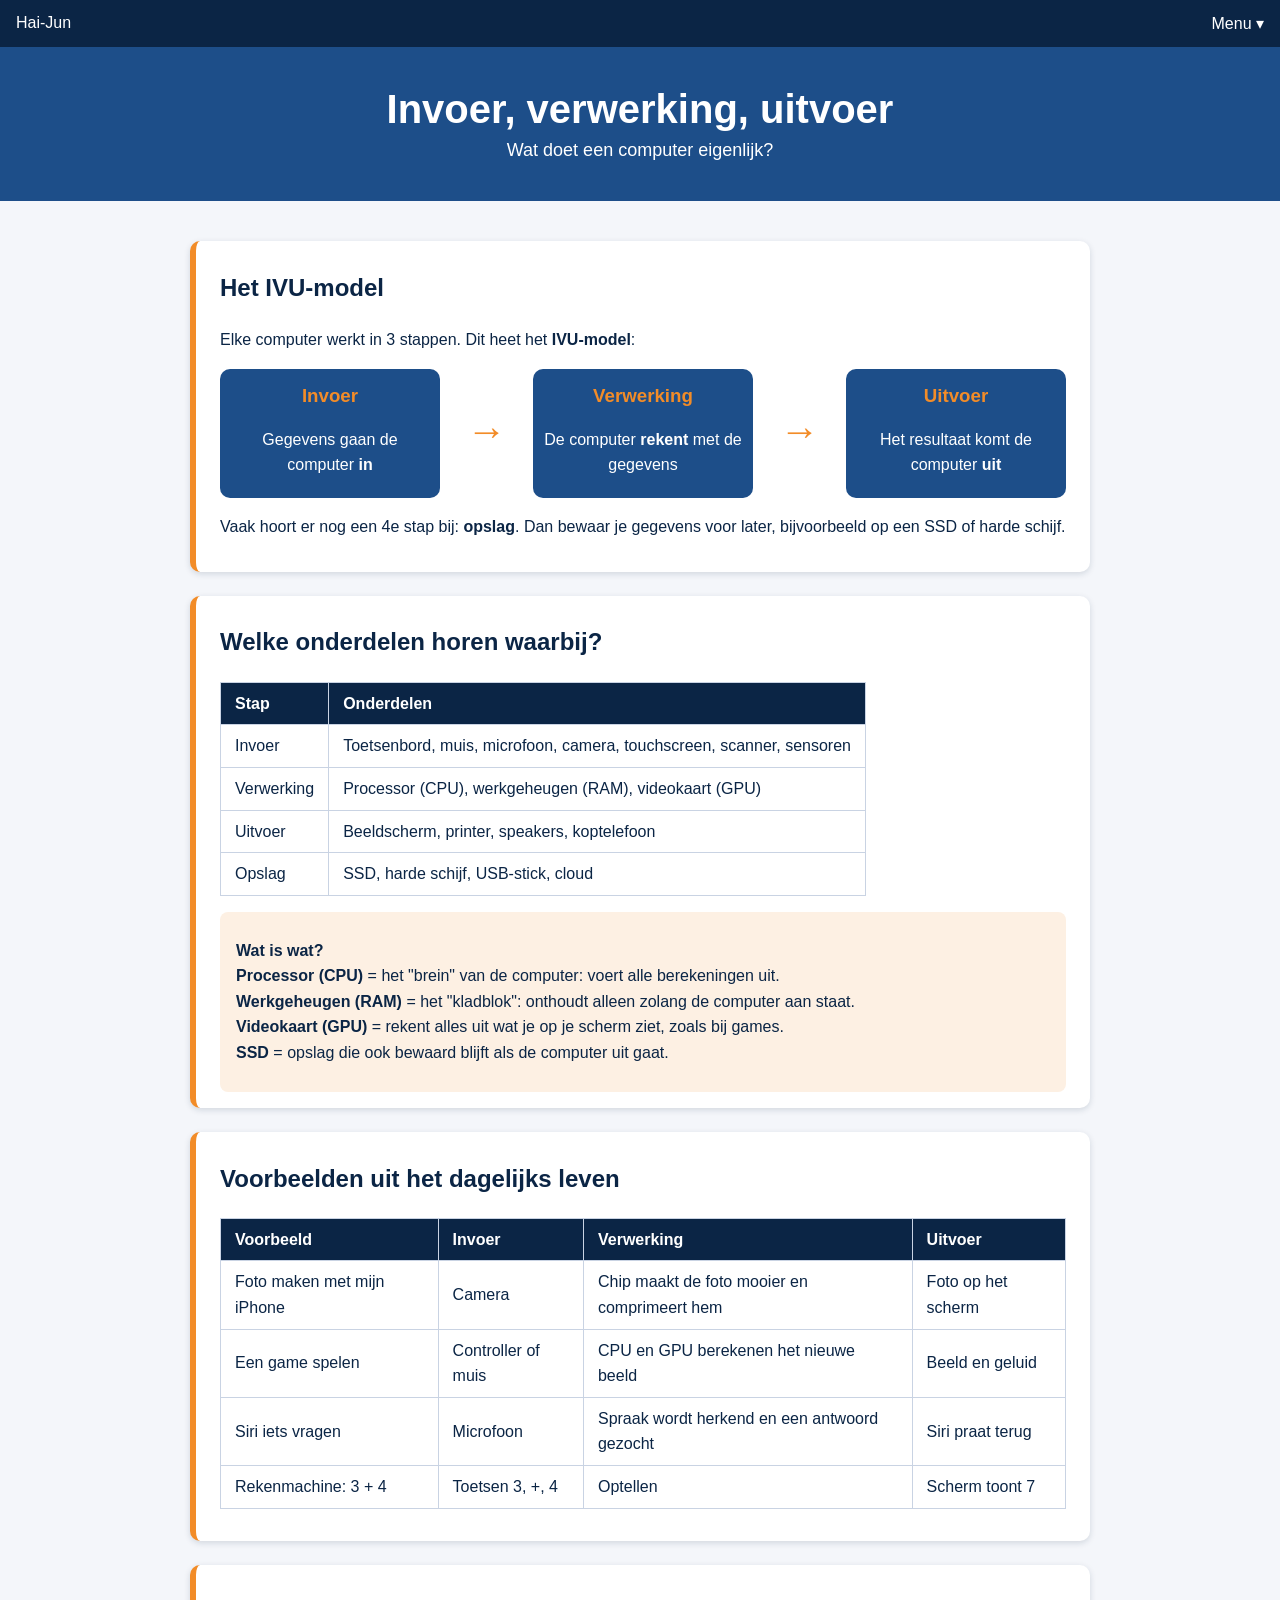
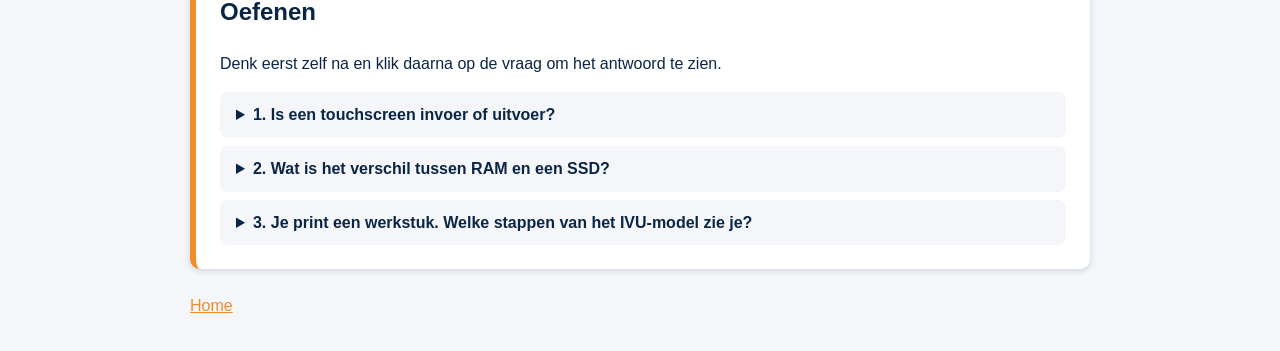
<file: html/ivu.html>
<!DOCTYPE html> <!--dit is de pagina over invoer, verwerking en uitvoer-->
<html> <!--dit is het html-element-->
    <head>
        <title>Invoer, verwerking, uitvoer</title> <!--de naam op het tabblad-->
        <meta charset="utf-8"> <!--zorgt dat letters als ë en é goed op het scherm komen-->
        <link rel="stylesheet" type="text/css" href="../css/opmaak.css"> <!--link naar mijn opmaak, zonder deze regel heeft de pagina geen kleuren en geen menu-->
    </head>
    <body>

        <!--MENU: een lijst met links naar al mijn pagina's. Hetzelfde menu staat op elke pagina.
            Een lijst in een lijst is een dropdown, die klapt open als je er met je muis op staat-->
        <ul>
            <li><a href="../index.html">Hai-Jun</a></li> <!--mijn naam links in de balk, gaat naar de homepage-->
            <li class="rechts"> <!--dit stuk staat rechts in de balk-->
                <a href="#">Menu ▾</a> <!--deze link gaat nergens heen, hij opent alleen het menu-->
                <ul> <!--klapt open onder Menu-->
                    <li><a href="../index.html">Home</a></li>
                    <li>
                        <a href="ivu.html">◂ Onderwerpen</a>
                        <ul> <!--klapt links naast Onderwerpen open-->
                            <li><a href="ivu.html">Invoer, verwerking, uitvoer</a></li>
                            <li><a href="binairstelsel.html">Binair stelsel</a></li>
                            <li><a href="kleurmodellen.html">Kleurmodellen</a></li>
                            <li><a href="compressie.html">Compressie</a></li>
                        </ul>
                    </li>
                    <li>
                        <a href="ai.html">◂ AI</a>
                        <ul> <!--deze links springen naar een stuk van de AI-pagina (met # en het id)-->
                            <li><a href="ai.html#wat">Wat is AI?</a></li>
                            <li><a href="ai.html#gebruik">Hoe gebruik ik AI?</a></li>
                            <li><a href="ai.html#iphone">AI in mijn iPhone 15</a></li>
                        </ul>
                    </li>
                </ul>
            </li>
        </ul>

        <!--blauwe balk met de titel van deze pagina-->
        <div class="paginakop">
            <h1>Invoer, verwerking, uitvoer</h1>
            <p>Wat doet een computer eigenlijk?</p>
        </div>

        <!--hier begint de inhoud, elk onderwerp staat in een eigen wit blok-->
        <div class="inhoud">

            <!--BLOK 1: het IVU-model-->
            <div class="blok">
                <h2>Het IVU-model</h2>
                <p>Elke computer werkt in 3 stappen. Dit heet het <b>IVU-model</b>:</p>

                <!--schema met 3 blokken en 2 pijlen, de blokken staan door de CSS naast elkaar-->
                <div class="schema">
                    <div class="stap">
                        <h3>Invoer</h3>
                        <p>Gegevens gaan de computer <b>in</b></p>
                    </div>
                    <div class="pijl">→</div>
                    <div class="stap">
                        <h3>Verwerking</h3>
                        <p>De computer <b>rekent</b> met de gegevens</p>
                    </div>
                    <div class="pijl">→</div>
                    <div class="stap">
                        <h3>Uitvoer</h3>
                        <p>Het resultaat komt de computer <b>uit</b></p>
                    </div>
                </div>

                <p>Vaak hoort er nog een 4e stap bij: <b>opslag</b>. Dan bewaar je gegevens voor later,
                   bijvoorbeeld op een SSD of harde schijf.</p>
            </div>

            <!--BLOK 2: welk onderdeel hoort bij welke stap-->
            <div class="blok">
                <h2>Welke onderdelen horen waarbij?</h2>
                <table>
                    <tr> <th>Stap</th>       <th>Onderdelen</th> </tr>
                    <tr> <td>Invoer</td>     <td>Toetsenbord, muis, microfoon, camera, touchscreen, scanner, sensoren</td> </tr>
                    <tr> <td>Verwerking</td> <td>Processor (CPU), werkgeheugen (RAM), videokaart (GPU)</td> </tr>
                    <tr> <td>Uitvoer</td>    <td>Beeldscherm, printer, speakers, koptelefoon</td> </tr>
                    <tr> <td>Opslag</td>     <td>SSD, harde schijf, USB-stick, cloud</td> </tr>
                </table>
                <div class="uitleg"> <!--oranje vakje met uitleg-->
                    <p><b>Wat is wat?</b><br>
                       <b>Processor (CPU)</b> = het "brein" van de computer: voert alle berekeningen uit.<br>
                       <b>Werkgeheugen (RAM)</b> = het "kladblok": onthoudt alleen zolang de computer aan staat.<br>
                       <b>Videokaart (GPU)</b> = rekent alles uit wat je op je scherm ziet, zoals bij games.<br>
                       <b>SSD</b> = opslag die ook bewaard blijft als de computer uit gaat.</p>
                </div>
            </div>

            <!--BLOK 3: voorbeelden-->
            <div class="blok">
                <h2>Voorbeelden uit het dagelijks leven</h2>
                <table>
                    <tr> <th>Voorbeeld</th>                  <th>Invoer</th>             <th>Verwerking</th>                                    <th>Uitvoer</th> </tr>
                    <tr> <td>Foto maken met mijn iPhone</td> <td>Camera</td>             <td>Chip maakt de foto mooier en comprimeert hem</td>  <td>Foto op het scherm</td> </tr>
                    <tr> <td>Een game spelen</td>            <td>Controller of muis</td> <td>CPU en GPU berekenen het nieuwe beeld</td>         <td>Beeld en geluid</td> </tr>
                    <tr> <td>Siri iets vragen</td>           <td>Microfoon</td>          <td>Spraak wordt herkend en een antwoord gezocht</td>  <td>Siri praat terug</td> </tr>
                    <tr> <td>Rekenmachine: 3 + 4</td>        <td>Toetsen 3, +, 4</td>    <td>Optellen</td>                                      <td>Scherm toont 7</td> </tr>
                </table>
            </div>

            <!--BLOK 4: oefenen-->
            <div class="blok">
                <h2>Oefenen</h2>
                <p>Denk eerst zelf na en klik daarna op de vraag om het antwoord te zien.</p>

                <!--de vragen klappen open als je erop klikt, dan zie je het antwoord-->
                <details>
                    <summary>1. Is een touchscreen invoer of uitvoer?</summary>
                    <p><b>Allebei!</b> Je tikt erop (invoer) en het laat beeld zien (uitvoer).</p>
                </details>
                <details>
                    <summary>2. Wat is het verschil tussen RAM en een SSD?</summary>
                    <p>RAM is <b>tijdelijk</b> werkgeheugen en wordt leeg als de computer uit gaat. Een SSD <b>bewaart</b> je bestanden ook als hij uit staat.</p>
                </details>
                <details>
                    <summary>3. Je print een werkstuk. Welke stappen van het IVU-model zie je?</summary>
                    <p>Invoer: je klikt op printen. Verwerking: de computer maakt de pagina's klaar. Uitvoer: de <b>printer</b> drukt het af.</p>
                </details>
            </div>

            <p><a href="../index.html">Home</a></p> <!--link terug naar de homepage, ../ gaat eerst 1 map omhoog-->

        </div>

    </body>
</html>
</file>
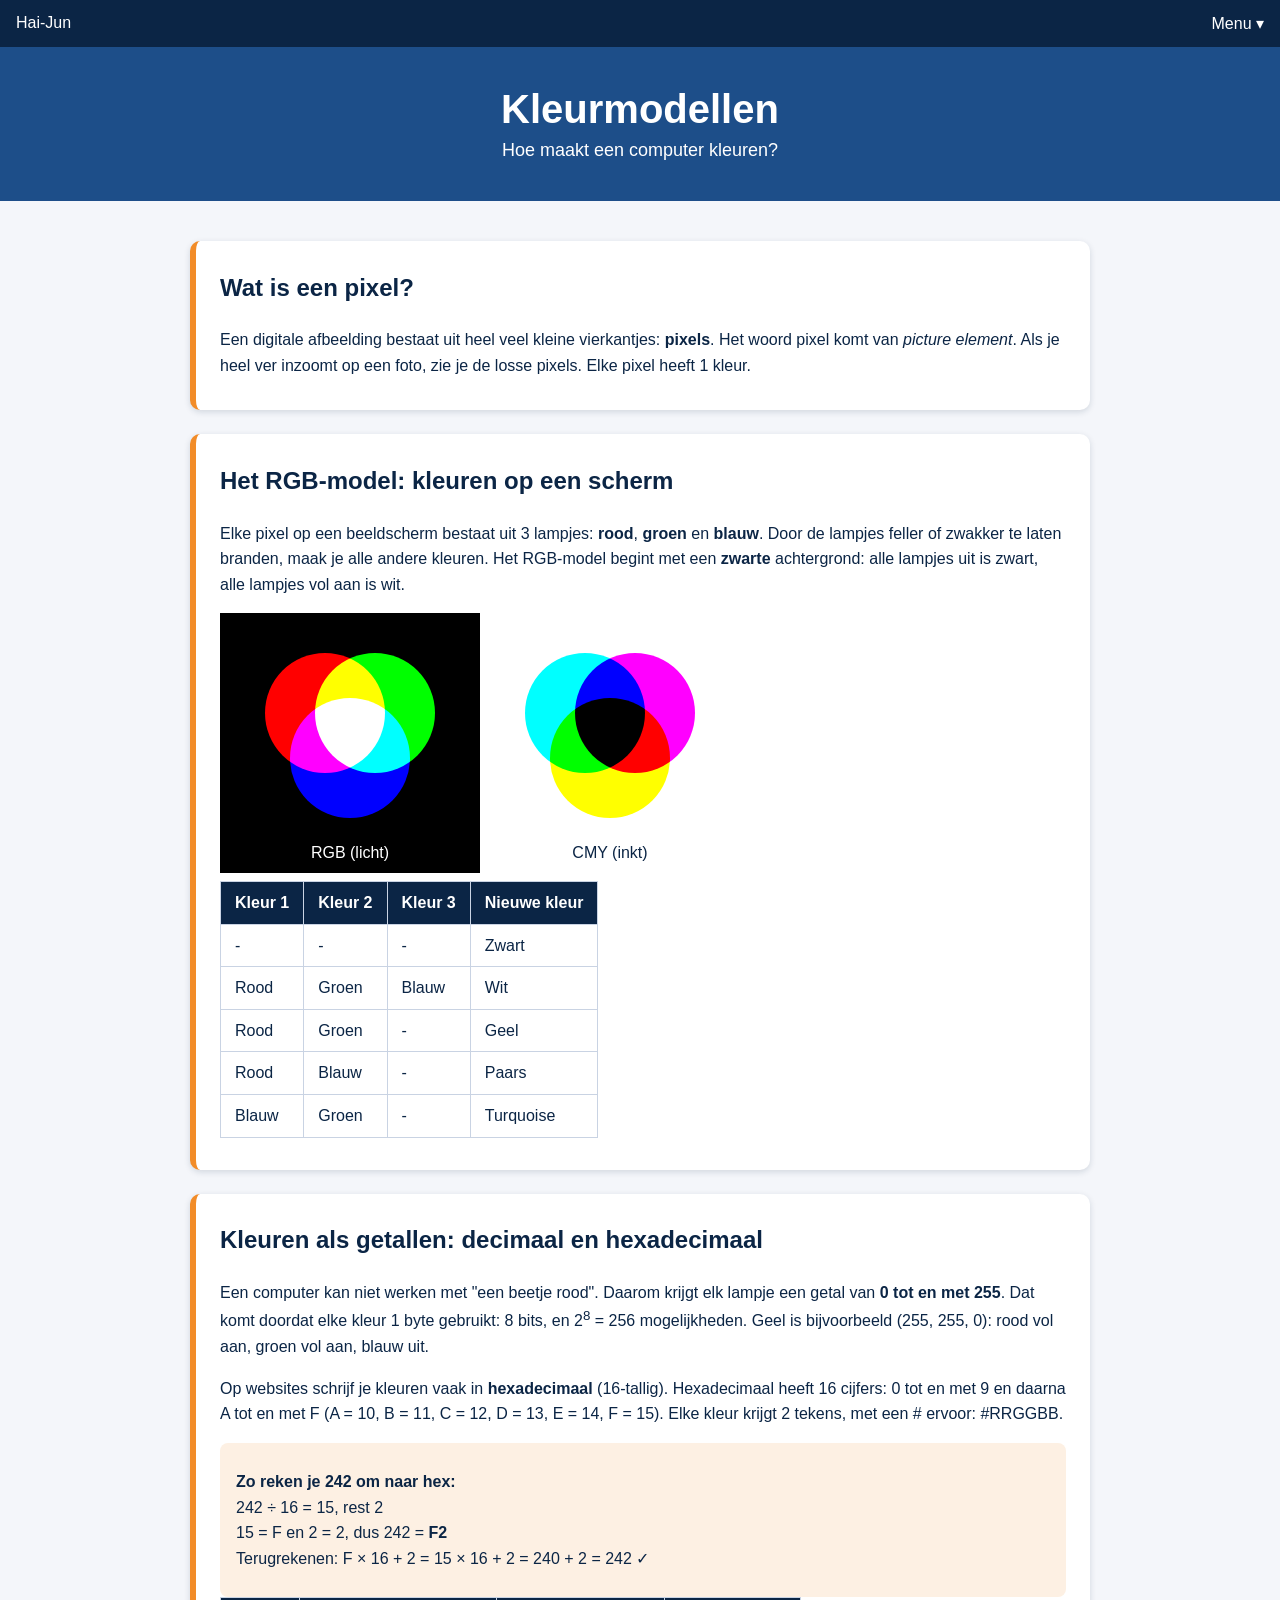
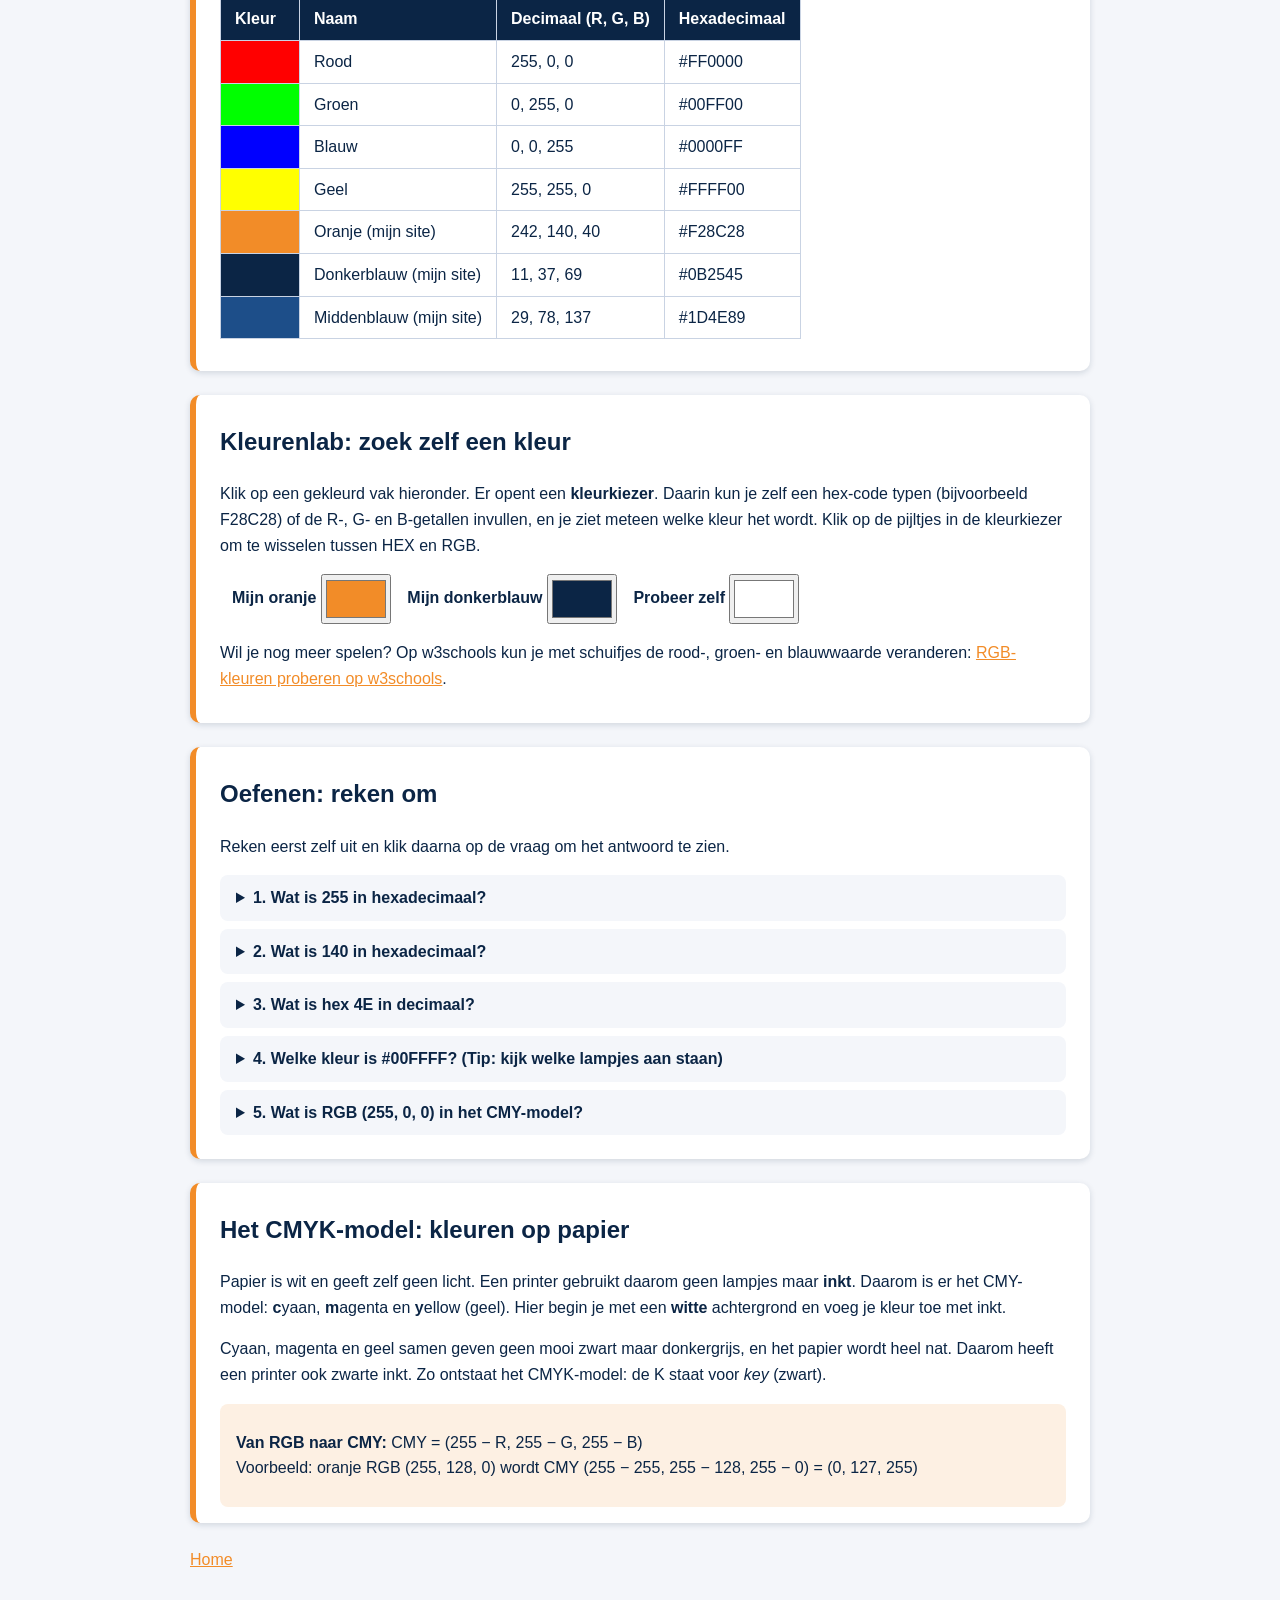
<file: html/kleurmodellen.html>
<!DOCTYPE html> <!--dit is de pagina over kleurmodellen-->
<html> <!--dit is het html-element-->
    <head>
        <title>Kleurmodellen</title> <!--de naam op het tabblad-->
        <meta charset="utf-8"> <!--zorgt dat letters als ë en é goed op het scherm komen-->
        <link rel="stylesheet" type="text/css" href="../css/opmaak.css"> <!--link naar mijn opmaak, zonder deze regel heeft de pagina geen kleuren en geen menu-->
    </head>
    <body>

        <!--MENU: een lijst met links naar al mijn pagina's. Hetzelfde menu staat op elke pagina.
            Een lijst in een lijst is een dropdown, die klapt open als je er met je muis op staat-->
        <ul>
            <li><a href="../index.html">Hai-Jun</a></li> <!--mijn naam links in de balk, gaat naar de homepage-->
            <li class="rechts"> <!--dit stuk staat rechts in de balk-->
                <a href="#">Menu ▾</a> <!--deze link gaat nergens heen, hij opent alleen het menu-->
                <ul> <!--klapt open onder Menu-->
                    <li><a href="../index.html">Home</a></li>
                    <li>
                        <a href="ivu.html">◂ Onderwerpen</a>
                        <ul> <!--klapt links naast Onderwerpen open-->
                            <li><a href="ivu.html">Invoer, verwerking, uitvoer</a></li>
                            <li><a href="binairstelsel.html">Binair stelsel</a></li>
                            <li><a href="kleurmodellen.html">Kleurmodellen</a></li>
                            <li><a href="compressie.html">Compressie</a></li>
                        </ul>
                    </li>
                    <li>
                        <a href="ai.html">◂ AI</a>
                        <ul> <!--deze links springen naar een stuk van de AI-pagina (met # en het id)-->
                            <li><a href="ai.html#wat">Wat is AI?</a></li>
                            <li><a href="ai.html#gebruik">Hoe gebruik ik AI?</a></li>
                            <li><a href="ai.html#iphone">AI in mijn iPhone 15</a></li>
                        </ul>
                    </li>
                </ul>
            </li>
        </ul>

        <!--blauwe balk met de titel van deze pagina-->
        <div class="paginakop">
            <h1>Kleurmodellen</h1>
            <p>Hoe maakt een computer kleuren?</p>
        </div>

        <!--hier begint de inhoud, elk onderwerp staat in een eigen wit blok-->
        <div class="inhoud">

            <!--BLOK 1: pixels-->
            <div class="blok">
                <h2>Wat is een pixel?</h2>
                <p>Een digitale afbeelding bestaat uit heel veel kleine vierkantjes: <b>pixels</b>.
                   Het woord pixel komt van <i>picture element</i>.
                   Als je heel ver inzoomt op een foto, zie je de losse pixels. Elke pixel heeft 1 kleur.</p>
            </div>

            <!--BLOK 2: RGB-->
            <div class="blok">
                <h2>Het RGB-model: kleuren op een scherm</h2>
                <p>Elke pixel op een beeldscherm bestaat uit 3 lampjes: <b>rood</b>, <b>groen</b> en <b>blauw</b>.
                   Door de lampjes feller of zwakker te laten branden, maak je alle andere kleuren.
                   Het RGB-model begint met een <b>zwarte</b> achtergrond: alle lampjes uit is zwart, alle lampjes vol aan is wit.</p>

                <!--plaatje met de RGB- en CMY-cirkels, gemaakt met code. ../images/ = 1 map omhoog en dan de map images in-->
                <img class="groot" src="../images/kleurmodellen.svg" alt="Links RGB-lichtcirkels op zwart, rechts CMY-inktcirkels op wit">

                <table>
                    <tr> <th>Kleur 1</th> <th>Kleur 2</th> <th>Kleur 3</th> <th>Nieuwe kleur</th> </tr>
                    <tr> <td>-</td>       <td>-</td>      <td>-</td>      <td>Zwart</td> </tr>
                    <tr> <td>Rood</td>    <td>Groen</td>  <td>Blauw</td>  <td>Wit</td> </tr>
                    <tr> <td>Rood</td>    <td>Groen</td>  <td>-</td>      <td>Geel</td> </tr>
                    <tr> <td>Rood</td>    <td>Blauw</td>  <td>-</td>      <td>Paars</td> </tr>
                    <tr> <td>Blauw</td>   <td>Groen</td>  <td>-</td>      <td>Turquoise</td> </tr>
                </table>
            </div>

            <!--BLOK 3: decimaal en hexadecimaal-->
            <div class="blok">
                <h2>Kleuren als getallen: decimaal en hexadecimaal</h2>
                <p>Een computer kan niet werken met "een beetje rood". Daarom krijgt elk lampje een getal van <b>0 tot en met 255</b>.
                   Dat komt doordat elke kleur 1 byte gebruikt: 8 bits, en 2<sup>8</sup> = 256 mogelijkheden.
                   Geel is bijvoorbeeld (255, 255, 0): rood vol aan, groen vol aan, blauw uit.</p>

                <p>Op websites schrijf je kleuren vaak in <b>hexadecimaal</b> (16-tallig).
                   Hexadecimaal heeft 16 cijfers: 0 tot en met 9 en daarna A tot en met F (A = 10, B = 11, C = 12, D = 13, E = 14, F = 15).
                   Elke kleur krijgt 2 tekens, met een # ervoor: #RRGGBB.</p>

                <div class="uitleg"> <!--oranje vakje met een rekenvoorbeeld-->
                    <p><b>Zo reken je 242 om naar hex:</b><br>
                       242 ÷ 16 = 15, rest 2<br>
                       15 = F en 2 = 2, dus 242 = <b>F2</b><br>
                       Terugrekenen: F × 16 + 2 = 15 × 16 + 2 = 240 + 2 = 242 ✓</p>
                </div>

                <!--tabel met kleuren: in het eerste vakje zie je de kleur zelf.
                    Die kleur zet ik hier direct in de HTML met style="background-color: ...".
                    De ene keer schrijf ik hem met rgb() (decimaal) en de andere keer met # (hexadecimaal), om te laten zien dat allebei werkt-->
                <table>
                    <tr> <th>Kleur</th> <th>Naam</th> <th>Decimaal (R, G, B)</th> <th>Hexadecimaal</th> </tr>
                    <tr> <td class="kleurvak" style="background-color: rgb(255, 0, 0);"></td>   <td>Rood</td>  <td>255, 0, 0</td>   <td>#FF0000</td> </tr>
                    <tr> <td class="kleurvak" style="background-color: rgb(0, 255, 0);"></td>   <td>Groen</td> <td>0, 255, 0</td>   <td>#00FF00</td> </tr>
                    <tr> <td class="kleurvak" style="background-color: rgb(0, 0, 255);"></td>   <td>Blauw</td> <td>0, 0, 255</td>   <td>#0000FF</td> </tr>
                    <tr> <td class="kleurvak" style="background-color: rgb(255, 255, 0);"></td> <td>Geel</td>  <td>255, 255, 0</td> <td>#FFFF00</td> </tr>
                    <tr> <td class="kleurvak" style="background-color: #F28C28;"></td>          <td>Oranje (mijn site)</td>      <td>242, 140, 40</td> <td>#F28C28</td> </tr>
                    <tr> <td class="kleurvak" style="background-color: rgb(11, 37, 69);"></td>  <td>Donkerblauw (mijn site)</td> <td>11, 37, 69</td>   <td>#0B2545</td> </tr>
                    <tr> <td class="kleurvak" style="background-color: #1D4E89;"></td>          <td>Middenblauw (mijn site)</td> <td>29, 78, 137</td>  <td>#1D4E89</td> </tr>
                </table>
            </div>

            <!--BLOK 4: kleurenlab, hier kun je zelf met kleuren spelen-->
            <div class="blok">
                <h2>Kleurenlab: zoek zelf een kleur</h2>
                <p>Klik op een gekleurd vak hieronder. Er opent een <b>kleurkiezer</b>.
                   Daarin kun je zelf een hex-code typen (bijvoorbeeld F28C28) of de R-, G- en B-getallen invullen,
                   en je ziet meteen welke kleur het wordt. Klik op de pijltjes in de kleurkiezer om te wisselen tussen HEX en RGB.</p>

                <!--3 vakjes waarmee je een kleur kiest. Als je erop klikt opent de browser een kleurkiezer.
                    value is de kleur waarmee het vakje begint-->
                <p class="kiezers">
                    <label for="kiezer1">Mijn oranje</label>      <input type="color" id="kiezer1" value="#f28c28">
                    <label for="kiezer2">Mijn donkerblauw</label> <input type="color" id="kiezer2" value="#0b2545">
                    <label for="kiezer3">Probeer zelf</label>     <input type="color" id="kiezer3" value="#ffffff">
                </p>

                <p>Wil je nog meer spelen? Op w3schools kun je met schuifjes de rood-, groen- en blauwwaarde veranderen:
                   <!--opent in een nieuw tabblad-->
                   <a href="https://www.w3schools.com/colors/tryit.asp?filename=trycolors_rgbvalues" target="_blank">RGB-kleuren proberen op w3schools</a>.</p>
            </div>

            <!--BLOK 5: oefenen-->
            <div class="blok">
                <h2>Oefenen: reken om</h2>
                <p>Reken eerst zelf uit en klik daarna op de vraag om het antwoord te zien.</p>

                <!--de vragen klappen open als je erop klikt, dan zie je het antwoord-->
                <details>
                    <summary>1. Wat is 255 in hexadecimaal?</summary>
                    <p>255 ÷ 16 = 15, rest 15. 15 = F, dus 255 = <b>FF</b>.</p>
                </details>
                <details>
                    <summary>2. Wat is 140 in hexadecimaal?</summary>
                    <p>140 ÷ 16 = 8, rest 12. 12 = C, dus 140 = <b>8C</b>.</p>
                </details>
                <details>
                    <summary>3. Wat is hex 4E in decimaal?</summary>
                    <p>4 × 16 + E = 4 × 16 + 14 = 64 + 14 = <b>78</b>.</p>
                </details>
                <details>
                    <summary>4. Welke kleur is #00FFFF? (Tip: kijk welke lampjes aan staan)</summary>
                    <p>Rood = 00 (uit), groen = FF (vol aan), blauw = FF (vol aan). Groen + blauw = <b>turquoise (cyaan)</b>.
                       Controleer het met de kleurkiezer hierboven!</p>
                </details>
                <details>
                    <summary>5. Wat is RGB (255, 0, 0) in het CMY-model?</summary>
                    <p>CMY = (255 − 255, 255 − 0, 255 − 0) = <b>(0, 255, 255)</b>.</p>
                </details>
            </div>

            <!--BLOK 6: CMYK-->
            <div class="blok">
                <h2>Het CMYK-model: kleuren op papier</h2>
                <p>Papier is wit en geeft zelf geen licht. Een printer gebruikt daarom geen lampjes maar <b>inkt</b>.
                   Daarom is er het CMY-model: <b>c</b>yaan, <b>m</b>agenta en <b>y</b>ellow (geel).
                   Hier begin je met een <b>witte</b> achtergrond en voeg je kleur toe met inkt.</p>
                <p>Cyaan, magenta en geel samen geven geen mooi zwart maar donkergrijs, en het papier wordt heel nat.
                   Daarom heeft een printer ook zwarte inkt. Zo ontstaat het CMYK-model: de K staat voor <i>key</i> (zwart).</p>

                <div class="uitleg">
                    <p><b>Van RGB naar CMY:</b> CMY = (255 − R, 255 − G, 255 − B)<br>
                       Voorbeeld: oranje RGB (255, 128, 0) wordt CMY (255 − 255, 255 − 128, 255 − 0) = (0, 127, 255)</p>
                </div>
            </div>

            <p><a href="../index.html">Home</a></p> <!--link terug naar de homepage, ../ gaat eerst 1 map omhoog-->

        </div>

    </body>
</html>
</file>
<file: css/opmaak.css>
/* dit is de opmaak van mijn hele website. Alle pagina's linken naar dit bestand.

   Hoe ik kleur heb toegevoegd:
   Mijn kleuren zijn donkerblauw (#0b2545), oranje (#f28c28) en middenblauw (#1d4e89).
   Met color geef ik de tekst een kleur en met background-color de achtergrond.
   Ik schrijf de kleuren meestal in hexadecimaal, bijvoorbeeld #f28c28.
   Dat is hetzelfde als rgb(242, 140, 40) in decimaal: rood 242, groen 140 en blauw 40.
   Bijna alle kleuren staan in dit bestand. Alleen in de kleurentabel op de kleurenpagina
   staat de kleur in de HTML zelf, met style="background-color: ...". */


/* de hele pagina */
body {
  margin: 0;                       /* haalt de witte rand om de pagina weg, zo zit het menu tegen de bovenkant */
  font-family: Arial, sans-serif;  /* lettertype zonder krulletjes, dat leest makkelijker */
  background-color: #f4f6fa;       /* lichtgrijze achtergrond, zo vallen de witte blokken op */
}


/* ---------- MENU ---------- */
/* code van w3schools, de kleuren heb ik zelf veranderd */

/* alle lijsten (ul): bolletjes, marge en padding weg */
ul {
  list-style-type: none;           /* geen bolletjes voor de menu-items */
  margin: 0;
  padding: 0;
  overflow: hidden;
  background-color: #0b2545;       /* het menu wordt donkerblauw (bij w3schools was het #333, grijs) */
}

/* alle menu-items (li) komen naast elkaar te staan */
li {
  float: left;
}

/* de links in het menu */
li a {
  display: block;                  /* je kunt op het hele vakje klikken en niet alleen op de tekst */
  color: white;                    /* de tekst in het menu wordt wit */
  text-align: center;
  padding: 14px 16px;              /* ruimte rond de tekst: 14px boven en onder, 16px links en rechts */
  text-decoration: none;           /* geen streep onder de links */
}

/* een link in het menu wordt oranje als je muis erop staat (bij w3schools was dit #111, zwart) */
li a:hover {
  background-color: #f28c28;
}


/* ---------- DROPDOWN ---------- */

/* de li met class="rechts" (Menu ▾) staat rechts in de balk */
li.rechts {
  float: right;
}

/* een lijst in een lijst is eerst onzichtbaar */
li ul {
  display: none;                   /* je ziet hem niet */
  position: absolute;              /* hij komt over de pagina heen, de rest schuift niet naar beneden */
  right: 0;                        /* tegen de rechterkant van het scherm */
  min-width: 180px;                /* het menu is minstens 180 pixels breed */
  overflow: visible;               /* anders wordt het 3e niveau afgeknipt */
  z-index: 1;                      /* het menu ligt bovenop de rest */
}

/* de items in de dropdown staan onder elkaar */
li ul li {
  float: none;
  position: relative;              /* nodig zodat het 3e niveau naast dit item komt */
}

/* de tekst in de dropdown staat links */
li ul a {
  text-align: left;
}

/* het 3e niveau (een lijst in een lijst in een lijst) komt links naast het menu */
li ul ul {
  top: 0;
  right: 100%;
}

/* als je muis op een menu-item staat, wordt de lijst daarin zichtbaar */
li:hover > ul {
  display: block;
}


/* ---------- HONINGRAAT (homepage) ---------- */

/* de doos met alle zeshoeken staat in het midden van de pagina */
.honingraat {
  width: 660px;                    /* breedte van 4 zeshoeken plus een halve */
  margin: 40px auto;               /* 40px ruimte boven en onder, door auto staat hij in het midden */
}

/* een rij zeshoeken */
.rij {
  overflow: hidden;                /* de rij wordt net zo hoog als de zeshoeken erin */
}

/* de middelste rij schuift een halve zeshoek op */
.rij.verschoven {
  position: relative;
  left: 73px;                      /* 73px naar rechts */
  margin-top: -36px;               /* omhoog, zodat de rijen in elkaar passen */
  margin-bottom: -36px;            /* de rij eronder schuift ook omhoog */
}

/* alle zeshoeken */
.zeshoek {
  float: left;                     /* de zeshoeken staan naast elkaar */
  width: 140px;                    /* breedte van een zeshoek */
  height: 162px;                   /* hoogte van een zeshoek */
  margin-right: 6px;               /* een beetje ruimte ertussen */
  clip-path: polygon(50% 0%, 100% 25%, 100% 75%, 50% 100%, 0% 75%, 0% 25%); /* knipt een zeshoek uit het vierkant, dit zijn de 6 punten */
  display: flex;                   /* deze regel en de 2 regels hieronder zetten de tekst in het midden */
  align-items: center;
  justify-content: center;
  text-align: center;
  padding: 0 18px;                 /* de tekst komt niet tegen de schuine randen aan */
  box-sizing: border-box;          /* de padding hoort bij de 140px en maakt de zeshoek niet breder */
  color: white;                    /* de tekst in de zeshoeken is wit */
  font-weight: bold;               /* dikgedrukt */
  text-decoration: none;           /* geen streep onder de tekst */
  background-size: cover;          /* de foto vult de hele zeshoek */
  background-position: center;     /* het midden van de foto staat in het midden van de zeshoek */
  text-shadow: 0 1px 3px rgba(0, 0, 0, 0.6); /* een schaduwtje achter de tekst, dan kun je hem beter lezen op een foto */
}

/* de zeshoeken over informatica zijn oranje */
.onderwerp {
  background-color: #f28c28;
}

/* de zeshoeken over mij zijn middenblauw */
.hobby {
  background-color: #1d4e89;
}

/* de middelste zeshoek met mijn naam is donkerblauw */
.midden {
  background-color: #0b2545;
}

/* mijn naam in de middelste zeshoek */
.midden h1 {
  font-size: 24px;                 /* grootte van de letters */
  margin: 0;
}

/* een zeshoek wordt iets lichter als je muis erop staat */
a.zeshoek:hover {
  filter: brightness(1.2);
}


/* ---------- FOTO'S IN DE ZESHOEKEN ---------- */
/* ../images/ betekent: vanuit de map css 1 map omhoog en dan de map images in.
   Over elke foto ligt een gekleurd laagje (linear-gradient), dan past de foto bij de kleur van de zeshoek.
   Het laatste getal (0.6) zorgt dat het laagje een beetje doorzichtig is, zo zie je de foto er nog doorheen */

/* oranje laagje */
.binair     { background-image: linear-gradient(rgba(242, 140, 40, 0.6), rgba(242, 140, 40, 0.6)), url("../images/binair.jpg"); }
.ai-gebruik { background-image: linear-gradient(rgba(242, 140, 40, 0.6), rgba(242, 140, 40, 0.6)), url("../images/ai-gebruik.jpg"); }
.compressie { background-image: linear-gradient(rgba(242, 140, 40, 0.6), rgba(242, 140, 40, 0.6)), url("../images/compressie.jpg"); }
.iphone     { background-image: linear-gradient(rgba(242, 140, 40, 0.6), rgba(242, 140, 40, 0.6)), url("../images/iphone15.jpg"); }

/* blauw laagje */
.natuur     { background-image: linear-gradient(rgba(29, 78, 137, 0.6), rgba(29, 78, 137, 0.6)), url("../images/natuur.jpg"); }
.hockey     { background-image: linear-gradient(rgba(29, 78, 137, 0.6), rgba(29, 78, 137, 0.6)), url("../images/hockey.jpg"); }
.afkomst    { background-image: linear-gradient(rgba(29, 78, 137, 0.6), rgba(29, 78, 137, 0.6)), url("../images/afkomst.jpg"); }
.familie    { background-image: linear-gradient(rgba(29, 78, 137, 0.6), rgba(29, 78, 137, 0.6)), url("../images/familie.jpg"); }

/* bij IVU staat de hele afbeelding bovenin en de tekst eronder */
.ivu {
  background-image: linear-gradient(rgba(242, 140, 40, 0.35), rgba(242, 140, 40, 0.35)), url("../images/ivu.jpg");
  background-size: contain, 92%;            /* de afbeelding is 92% van de breedte, zo past hij er helemaal in */
  background-repeat: no-repeat;             /* de afbeelding komt er maar 1 keer in */
  background-position: center, center 28%;  /* de afbeelding staat in het midden, een stukje van boven */
  padding-top: 70px;                        /* de tekst schuift naar beneden, onder de afbeelding */
}

/* bij AI zoom ik in op de chip, zodat die groot in het midden staat */
.ai {
  background-image: linear-gradient(rgba(242, 140, 40, 0.35), rgba(242, 140, 40, 0.35)), url("../images/ai.jpg");
  background-size: 250%;                    /* de foto 2,5 keer zo groot = inzoomen */
  background-position: 52% 10%;             /* welk stuk van de foto je ziet: daar staat de chip */
}

/* bij kleurmodellen staan de getekende cirkels, zonder laagje zodat je de echte kleuren ziet */
.kleur {
  background-image: url("../images/kleur-cirkels.svg");
  background-size: cover;
  background-position: center;
}


/* ---------- PAGINA'S MET UITLEG ---------- */

/* de blauwe balk met de titel bovenaan elke pagina */
.paginakop {
  background-color: #1d4e89;       /* middenblauwe achtergrond */
  color: white;                    /* witte tekst */
  padding: 40px 20px;              /* ruimte boven en onder de titel */
  text-align: center;              /* titel in het midden */
}
.paginakop h1 {
  margin: 0;
  font-size: 40px;                 /* grote letters voor de titel */
}
.paginakop p {
  margin: 8px 0 0 0;               /* een klein beetje ruimte boven de zin onder de titel */
  font-size: 18px;
}

/* alle tekst van een pagina */
.inhoud {
  color: #0b2545;                  /* de tekst is donkerblauw */
  padding: 16px;
  max-width: 900px;                /* niet breder dan 900px, anders worden de regels te lang om te lezen */
  margin: 0 auto;                  /* in het midden van het scherm */
  line-height: 1.6;                /* meer ruimte tussen de regels */
}

/* links in de tekst zijn oranje */
.inhoud a {
  color: #f28c28;
}

/* een wit blok voor elk onderwerp */
.blok {
  background-color: white;
  border-left: 6px solid #f28c28;  /* oranje streep aan de linkerkant */
  border-radius: 10px;             /* ronde hoeken */
  padding: 8px 24px 16px 24px;     /* ruimte binnen het blok: boven, rechts, onder, links */
  margin: 24px 0;                  /* ruimte tussen de blokken */
  box-shadow: 0 2px 6px rgba(11, 37, 69, 0.15); /* een zachte schaduw onder het blok */
}

/* de kopjes in de blokken zijn donkerblauw */
.blok h2 {
  color: #0b2545;
}

/* licht-oranje vakje voor voorbeelden en uitleg */
.uitleg {
  background-color: #fdf0e3;
  border-radius: 8px;
  padding: 10px 16px;
}

/* het grote plaatje op de kleurenpagina past altijd in het blok */
.inhoud img.groot {
  width: 100%;
  max-width: 520px;                /* maar het wordt niet breder dan 520px */
}

/* de lijst met bronnen moet er normaal uitzien en niet als het menu */
ul.bronnen {
  list-style-type: disc;           /* wel bolletjes */
  background-color: transparent;   /* geen donkerblauwe achtergrond */
  padding-left: 20px;
}
ul.bronnen li {
  float: none;                     /* onder elkaar */
}


/* ---------- TABELLEN ---------- */

/* de randjes van de vakjes worden 1 lijn in plaats van 2 */
table {
  border-collapse: collapse;
  margin-bottom: 16px;
}

/* alle vakjes in een tabel (th en td) krijgen een randje en ruimte */
th, td {
  border: 1px solid #c9d3e3;
  padding: 8px 14px;
  text-align: left;
}

/* de bovenste vakjes zijn donkerblauw met witte tekst */
th {
  background-color: #0b2545;
  color: white;
}

/* het vakje met de kleur in de kleurentabel */
td.kleurvak {
  width: 50px;
}


/* ---------- KLEURENLAB EN OEFENVRAGEN ---------- */

/* de tekst naast de kleurkiezers */
.kiezers label {
  font-weight: bold;
  margin-left: 12px;
}

/* de kleurkiezers zelf */
.kiezers input[type=color] {
  width: 70px;
  height: 50px;
  vertical-align: middle;
  cursor: pointer;                 /* je muis wordt een handje, dan zie je dat je kunt klikken */
}

/* de oefenvragen die openklappen */
details {
  background-color: #f4f6fa;
  border-radius: 8px;
  padding: 10px 16px;
  margin-bottom: 8px;
}

/* de vraag die je altijd ziet */
summary {
  font-weight: bold;
  color: #0b2545;
  cursor: pointer;
}


/* ---------- KNOP (binair-pagina) ---------- */

/* de link naar Binary Bonanza ziet eruit als een oranje knop */
.inhoud a.spelknop {
  display: inline-block;           /* hierdoor werken padding en ronde hoeken goed op een link */
  background-color: #f28c28;
  color: white;
  font-weight: bold;
  font-size: 18px;
  padding: 12px 24px;
  border-radius: 25px;             /* heel ronde hoeken */
  text-decoration: none;
}

/* de knop wordt donkerblauw als je muis erop staat */
.inhoud a.spelknop:hover {
  background-color: #0b2545;
}


/* ---------- VIDEO (compressie-pagina) ---------- */

/* de video past in het blok en is niet breder dan 640px */
.video iframe {
  width: 100%;
  max-width: 640px;
  aspect-ratio: 16 / 9;            /* de hoogte gaat vanzelf goed, net als bij YouTube */
  border: none;
  border-radius: 8px;
}


/* ---------- SCHEMA (IVU- en AI-pagina) ---------- */

/* de doos met de 3 blokken en de 2 pijlen */
.schema {
  overflow: hidden;                /* de doos wordt zo hoog als de blokken erin */
  margin-bottom: 16px;
}

/* de 3 blauwe blokken in het schema staan naast elkaar */
.schema .stap {
  float: left;
  width: 26%;                      /* 3 blokken van 26% */
  min-height: 128px;               /* alle blokken minstens even hoog */
  background-color: #1d4e89;
  color: white;
  text-align: center;
  border-radius: 10px;
  padding: 4px 8px;
  box-sizing: border-box;
}

/* de kopjes in het schema zijn oranje */
.schema .stap h3 {
  margin: 8px 0 4px 0;
  color: #f28c28;
}

/* de pijlen tussen de blokken */
.schema .pijl {
  float: left;
  width: 11%;                      /* 2 pijlen van 11%, samen met de blokken is dat 100% */
  text-align: center;
  font-size: 40px;
  color: #f28c28;
  padding-top: 30px;               /* zo staat de pijl ongeveer in het midden */
}


/* ---------- OPGEZOCHT (vragen uit het document) ----------
   1. Wat is het verschil tussen color en background-color?
      color is de kleur van de tekst, background-color is de kleur van de achtergrond.
   2. Wat betekent display: block?
      Het element wordt een blok: het neemt de hele breedte in en je kunt op het hele vlak klikken.
   3. Wat betekent li a:hover?
      Dat is de opmaak van een link in een lijst als je muis erop staat.
   4. Bij padding staat 8px 16px.
      a. Padding is de ruimte binnen een element, tussen de rand en de tekst.
      b. px betekent pixels, de puntjes waar je scherm uit bestaat.
      c. Er staan 2 waardes: de eerste is voor boven en onder, de tweede voor links en rechts. */
</file>
